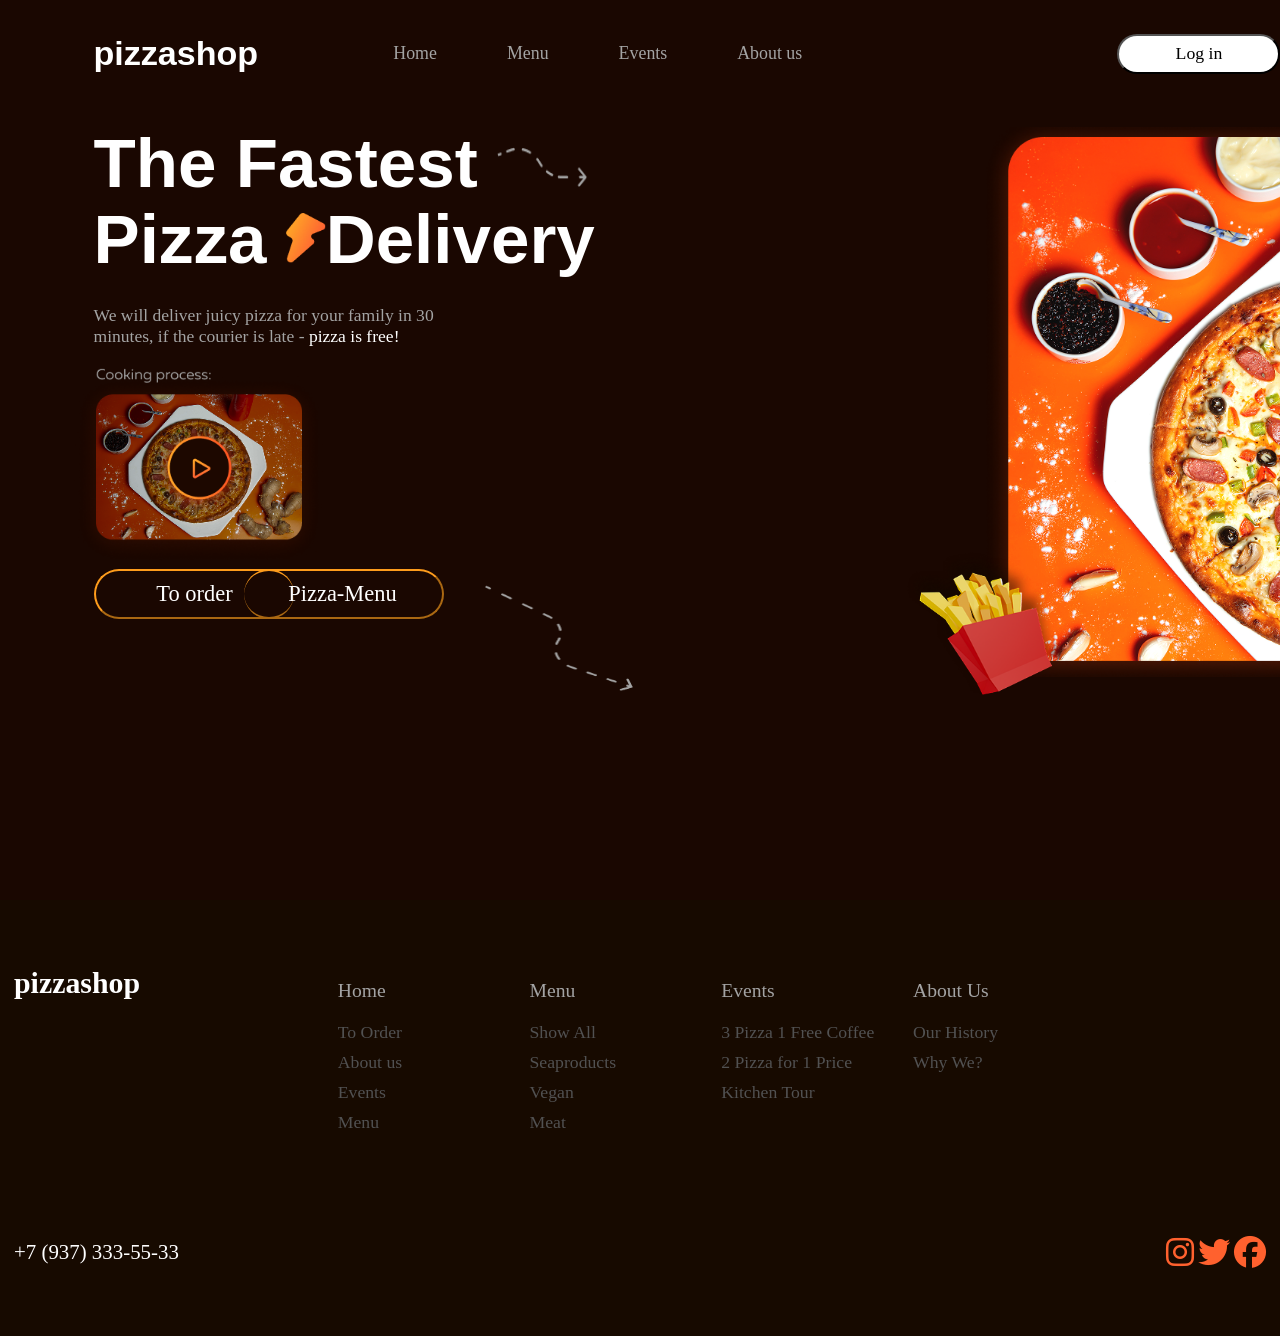
<file: index.html>
<!DOCTYPE html>
<html lang="en">

<head>
    <meta charset="UTF-8">
    <meta name="viewport" content="width=device-width, initial-scale=1.0">
    <title>Pitsa food</title>
    <link rel="stylesheet" href="Home.css">
    <link rel="preconnect" href="https://fonts.googleapis.com">
    <link rel="preconnect" href="https://fonts.gstatic.com" crossorigin>
    <link
        href="https://fonts.googleapis.com/css2?family=Mulish:ital,wght@0,200..1000;1,200..1000&family=Roboto:ital,wght@0,100..900;1,100..900&display=swap"
        rel="stylesheet">
    <link rel="stylesheet" href="https://cdnjs.cloudflare.com/ajax/libs/font-awesome/6.7.2/css/all.min.css"
        integrity="sha512-Evv84Mr4kqVGRNSgIGL/F/aIDqQb7xQ2vcrdIwxfjThSH8CSR7PBEakCr51Ck+w+/U6swU2Im1vVX0SVk9ABhg=="
        crossorigin="anonymous" referrerpolicy="no-referrer" />
</head>

<body>
    <div class="backround-container">
        <div class="container">
            <div class="nav">
                <div class="nav-logo">
                    <h1>pizzashop</h1>
                </div>
                <div class="nav-xref">
                    <ul>
                        <li>
                            <a href="index.html">Home</a>
                        </li>
                        <li>
                            <a href="Menu.html">Menu</a>
                        </li>
                        <li>
                            <a href="Events.html">Events</a>
                        </li>
                        <li>
                            <a href="Aboutus.html">About us</a>
                        </li>
                    </ul>
                </div>
                <div class="nav-button">
                    <div class="btn1">
                        <button>Log in</button>
                    </div>
                    <div class="btn2">
                        <button>
                            <img src="images/Group 3 (1).png" alt="">
                        </button>
                    </div>
                </div>
            </div>
            <div class="content">
                <div class="content-cart">
                    <div class="fastest">
                        <h1>The Fastest <img src="../images/Vector 2 (1).png" alt=""> Pizza <span><img
                                    src="../images/Lightning 2 (1).png" alt=""></span>Delivery</h1>
                    </div>
                    <div class="deliver">
                        <p>We will deliver juicy pizza for your family in 30 minutes, if the courier is late - <span>
                                pizza is free!</span>
                        </p>
                    </div>
                    <div class="cooking">
                        <img src="../images/Group 14 (1).png" alt="">
                    </div>
                    <div class="content-cart-button">
                        <div class="btr3">
                            <button>To order</button>
                        </div>
                        <div class="btr4">
                            <button>Pizza-Menu</button>
                        </div>
                    </div>

                </div>
                <div class="content-cart-line">
                    <img src="../images/Vector 1 (1).png" alt="">
                </div>
                <div class="content-cart2">
                    <div class="content-cart2-cart">
                        <img src="../images/pizza 1 (1).png" alt="">
                    </div>
                    <div class="content-cart2-cart2">
                        <img src="../images/fries 1 (1).png" alt="">
                    </div>

                </div>
            </div>
        </div>
    </div>
    <div class="backround-navbar">
        <div class="container">
            <div class="content2">
                <div class="wrapper">
                    <div class="wrapper-logo">
                        <h1>pizzashop</h1>
                    </div>
                    <div class="wrapper-cart">
                        <a href="../html/index.html">Home</a>
                        <p>To Order</p>
                        <p>About us</p>
                        <p>Events</p>
                        <p>Menu</p>
                    </div>
                    <div class="wrapper-cart">
                        <a href="../html/Menu.html">Menu</a>
                        <p>Show All</p>
                        <p>Seaproducts</p>
                        <p>Vegan</p>
                        <p>Meat</p>
                    </div>
                    <div class="wrapper-cart">
                        <a href="../html/Events.html">Events</a>
                        <p>3 Pizza 1 Free Coffee</p>
                        <p>2 Pizza for 1 Price</p>
                        <p>Kitchen Tour</p>
                    </div>
                    <div class="wrapper-cart">
                        <a href="../html/Aboutus.html">About Us</a>
                        <p>Our History</p>
                        <p>Why We?</p>
                    </div>
                </div>
                <div class="content2-niknime">
                    <div class="tel">
                        <h1>+7 (937) 333-55-33</h1>
                    </div>
                    <div class="ichtimoiy-tarmoq">
                        <i class="fa-brands fa-instagram fa-beat-fade fa-2xl"></i>
                        <i class="fa-brands fa-twitter fa-bounce fa-2xl"></i>
                        <i class="fa-brands fa-facebook fa-flip fa-2xl"></i>
                    </div>
                </div>
            </div>
        </div>
    </div>
</body>

</html>
</file>
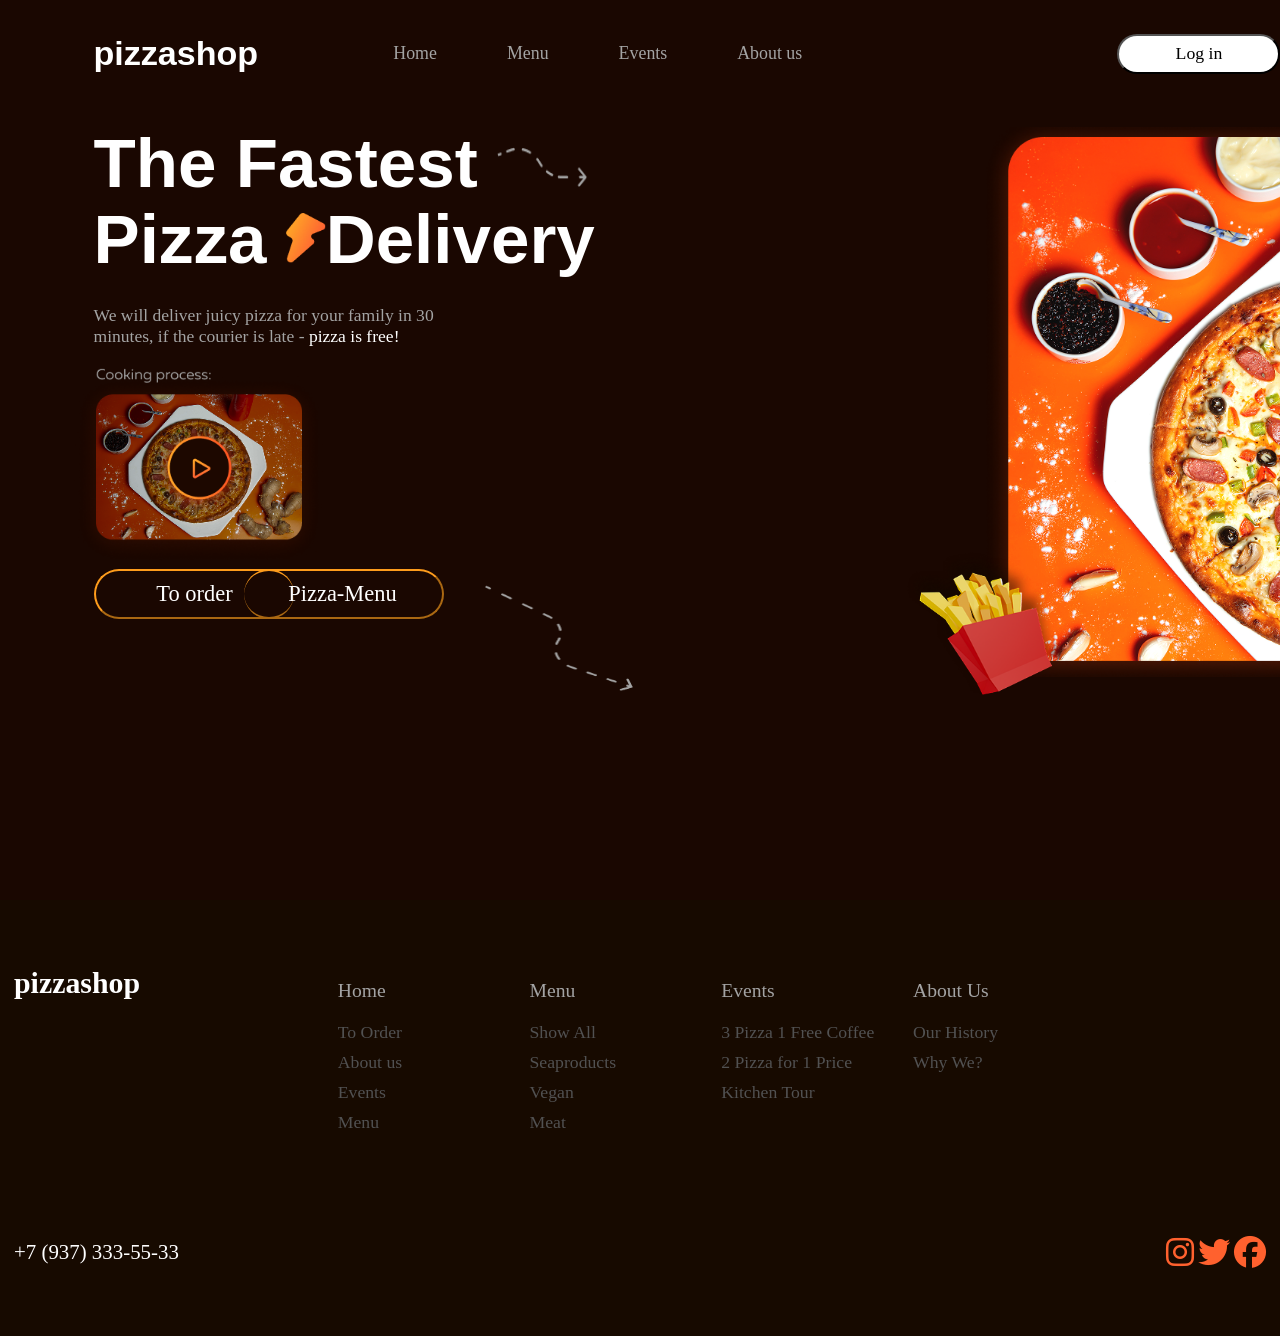
<file: html/index.html>
<!DOCTYPE html>
<html lang="en">

<head>
    <meta charset="UTF-8">
    <meta name="viewport" content="width=device-width, initial-scale=1.0">
    <title>Pitsa food</title>
    <link rel="stylesheet" href="../css/Home.css">
    <link rel="preconnect" href="https://fonts.googleapis.com">
    <link rel="preconnect" href="https://fonts.gstatic.com" crossorigin>
    <link
        href="https://fonts.googleapis.com/css2?family=Mulish:ital,wght@0,200..1000;1,200..1000&family=Roboto:ital,wght@0,100..900;1,100..900&display=swap"
        rel="stylesheet">
    <link rel="stylesheet" href="https://cdnjs.cloudflare.com/ajax/libs/font-awesome/6.7.2/css/all.min.css"
        integrity="sha512-Evv84Mr4kqVGRNSgIGL/F/aIDqQb7xQ2vcrdIwxfjThSH8CSR7PBEakCr51Ck+w+/U6swU2Im1vVX0SVk9ABhg=="
        crossorigin="anonymous" referrerpolicy="no-referrer" />
</head>

<body>
    <div class="backround-container">
        <div class="container">
            <div class="nav">
                <div class="nav-logo">
                    <h1>pizzashop</h1>
                </div>
                <div class="nav-xref">
                    <ul>
                        <li>
                            <a href="index.html">Home</a>
                        </li>
                        <li>
                            <a href="Menu.html">Menu</a>
                        </li>
                        <li>
                            <a href="Events.html">Events</a>
                        </li>
                        <li>
                            <a href="Aboutus.html">About us</a>
                        </li>
                    </ul>
                </div>
                <div class="nav-button">
                    <div class="btn1">
                        <button>Log in</button>
                    </div>
                    <div class="btn2">
                        <button>
                            <img src="../images/Group 3 (1).png" alt="">
                        </button>
                    </div>
                </div>
            </div>
            <div class="content">
                <div class="content-cart">
                    <div class="fastest">
                        <h1>The Fastest <img src="../images/Vector 2 (1).png" alt=""> Pizza <span><img
                                    src="../images/Lightning 2 (1).png" alt=""></span>Delivery</h1>
                    </div>
                    <div class="deliver">
                        <p>We will deliver juicy pizza for your family in 30 minutes, if the courier is late - <span>
                                pizza is free!</span>
                        </p>
                    </div>
                    <div class="cooking">
                        <img src="../images/Group 14 (1).png" alt="">
                    </div>
                    <div class="content-cart-button">
                        <div class="btr3">
                            <button>To order</button>
                        </div>
                        <div class="btr4">
                            <button>Pizza-Menu</button>
                        </div>
                    </div>

                </div>
                <div class="content-cart-line">
                    <img src="../images/Vector 1 (1).png" alt="">
                </div>
                <div class="content-cart2">
                    <div class="content-cart2-cart">
                        <img src="../images/pizza 1 (1).png" alt="">
                    </div>
                    <div class="content-cart2-cart2">
                        <img src="../images/fries 1 (1).png" alt="">
                    </div>

                </div>
            </div>
        </div>
    </div>
    <div class="backround-navbar">
        <div class="container">
            <div class="content2">
                <div class="wrapper">
                    <div class="wrapper-logo">
                        <h1>pizzashop</h1>
                    </div>
                    <div class="wrapper-cart">
                        <a href="../html/index.html">Home</a>
                        <p>To Order</p>
                        <p>About us</p>
                        <p>Events</p>
                        <p>Menu</p>
                    </div>
                    <div class="wrapper-cart">
                        <a href="../html/Menu.html">Menu</a>
                        <p>Show All</p>
                        <p>Seaproducts</p>
                        <p>Vegan</p>
                        <p>Meat</p>
                    </div>
                    <div class="wrapper-cart">
                        <a href="../html/Events.html">Events</a>
                        <p>3 Pizza 1 Free Coffee</p>
                        <p>2 Pizza for 1 Price</p>
                        <p>Kitchen Tour</p>
                    </div>
                    <div class="wrapper-cart">
                        <a href="../html/Aboutus.html">About Us</a>
                        <p>Our History</p>
                        <p>Why We?</p>
                    </div>
                </div>
                <div class="content2-niknime">
                    <div class="tel">
                        <h1>+7 (937) 333-55-33</h1>
                    </div>
                    <div class="ichtimoiy-tarmoq">
                        <i class="fa-brands fa-instagram fa-beat-fade fa-2xl"></i>
                        <i class="fa-brands fa-twitter fa-bounce fa-2xl"></i>
                        <i class="fa-brands fa-facebook fa-flip fa-2xl"></i>
                    </div>
                </div>
            </div>
        </div>
    </div>
</body>

</html>
</file>
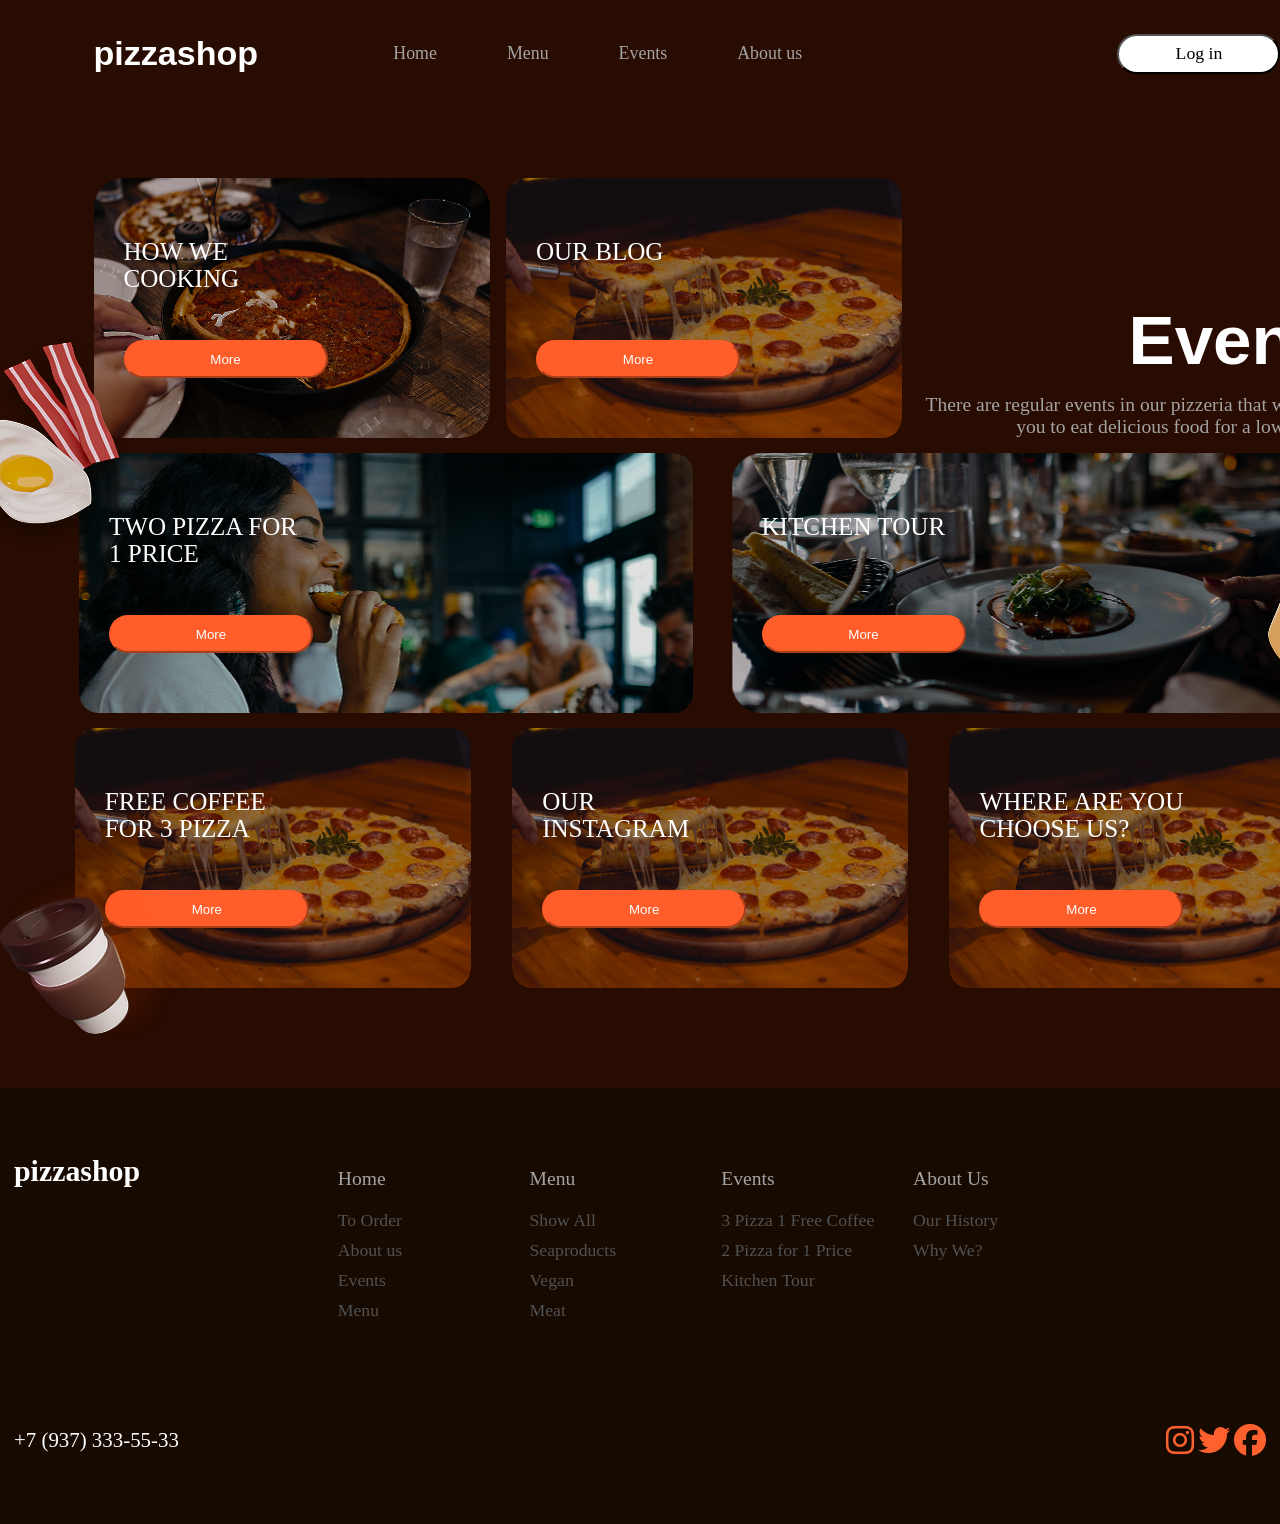
<file: Events.html>
<!DOCTYPE html>
<html lang="en">
<head>
    <meta charset="UTF-8">
    <meta name="viewport" content="width=device-width, initial-scale=1.0">
    <title>Pitsa food</title>
    <link rel="stylesheet" href="Events.css">
    <link rel="preconnect" href="https://fonts.googleapis.com">
    <link rel="preconnect" href="https://fonts.gstatic.com" crossorigin>
    <link
        href="https://fonts.googleapis.com/css2?family=Mulish:ital,wght@0,200..1000;1,200..1000&family=Roboto:ital,wght@0,100..900;1,100..900&display=swap"
        rel="stylesheet">
    <link rel="stylesheet" href="https://cdnjs.cloudflare.com/ajax/libs/font-awesome/6.7.2/css/all.min.css"
        integrity="sha512-Evv84Mr4kqVGRNSgIGL/F/aIDqQb7xQ2vcrdIwxfjThSH8CSR7PBEakCr51Ck+w+/U6swU2Im1vVX0SVk9ABhg=="
        crossorigin="anonymous" referrerpolicy="no-referrer" />
</head>
<body>
    <div class="backround-container">
        <div class="container">
            <div class="nav">
                <div class="nav-logo">
                    <h1>pizzashop</h1>
                </div>
                <div class="nav-xref">
                    <ul>
                        <li>
                            <a href="index.html">Home</a>
                        </li>
                        <li>
                            <a href="Menu.html">Menu</a>
                        </li>
                        <li>
                            <a href="Events.html">Events</a>
                        </li>
                        <li>
                            <a href="Aboutus.html">About us</a>
                        </li>
                    </ul>
                </div>
                <div class="nav-button">
                    <div class="btn1">
                        <button>Log in</button>
                    </div>
                    <div class="btn2">
                        <button>
                            <img src="../images/Group 3 (1).png" alt="">
                        </button>
                    </div>
                </div>

            </div>
            <div class="wrapper">
            <div class="content">
                <div class="cart">
                    <div class="cart-wrapper">
                        <h1>HOW WE COOKING</h1>
                        <button>More</button>
                    </div>
                </div>
                <div class="cart2">
                    <div class="cart-wrapper">
                        <h1>OUR BLOG</h1>
                        <button>More</button>
                    </div>
                </div>
                <div class="cart3">
                    <div class="cart3-wrapper">
                        <h1>Events</h1>
                        <p>There are regular events in our pizzeria that will allow you to eat delicious food for a lower price!</p>
                    </div>
                </div>
            </div>
            <div class="content2">
                <div class="content2-img">
                <img src="../Events/egg and bacon 1.png" alt="">
            </div>
                <div class="cart4">
                    <div class="cart-wrapper">
                        <h1>TWO PIZZA FOR 1 PRICE</h1>
                        <button>More</button>
                    </div>
                </div>
                <div class="cart5">
                    <div class="cart-wrapper">
                        <h1>KITCHEN TOUR</h1>
                        <button>More</button>
                    </div>
                    <div class="cart5-wrapper">
                        <img src="../Events/buritto 1.png" alt="">
                    </div>
                </div>
            </div>
            <div class="content4">
                <img src="../Events/cofee 1.png" alt="">
                <div class="cart6">
                    <div class="cart-wrapper">
                        <h1>FREE COFFEE FOR 3 PIZZA</h1>
                        <button>More</button>
                    </div>
                </div>
                <div class="cart7">
                    <div class="cart-wrapper">
                        <h1>OUR INSTAGRAM</h1>
                        <button>More</button>
                    </div>
                </div>
                <div class="cart8">
                    <div class="cart-wrapper">
                        <h1>WHERE ARE YOU CHOOSE US?</h1>
                        <button>More</button>
                    </div>
                </div>
            </div>
        </div>
    </div>
    </div>
    <div class="backround-navbar">
        <div class="container">
            <div class="content3">
                <div class="content2-wrapper">
                    <div class="wrapper-logo">
                        <h1>pizzashop</h1>
                    </div>
                    <div class="content2-wrapper-cart">
                        <a href="../html/index.html">Home</a>
                        <p>To Order</p>
                        <p>About us</p>
                        <p>Events</p>
                        <p>Menu</p>
                    </div>
                    <div class="content2-wrapper-cart">
                        <a href="../html/Menu.html">Menu</a>
                        <p>Show All</p>
                        <p>Seaproducts</p>
                        <p>Vegan</p>
                        <p>Meat</p>
                    </div>
                    <div class="content2-wrapper-cart">
                        <a href="../html/Events.html">Events</a>
                        <p>3 Pizza 1 Free Coffee</p>
                        <p>2 Pizza for 1 Price</p>
                        <p>Kitchen Tour</p>
                    </div>
                    <div class="content2-wrapper-cart">
                        <a href="../html/Aboutus.html">About Us</a>
                        <p>Our History</p>
                        <p>Why We?</p>
                    </div>
                </div>
                <div class="content2-niknime">
                    <div class="tel">
                        <h1>+7 (937) 333-55-33</h1>
                    </div>
                    <div class="ichtimoiy-tarmoq">
                        <i class="fa-brands fa-instagram fa-beat-fade fa-2xl"></i>
                        <i class="fa-brands fa-twitter fa-bounce fa-2xl"></i>
                        <i class="fa-brands fa-facebook fa-flip fa-2xl"></i>
                    </div>
                </div>
            </div>
        </div>
    </div>
</body>
</html>
</file>
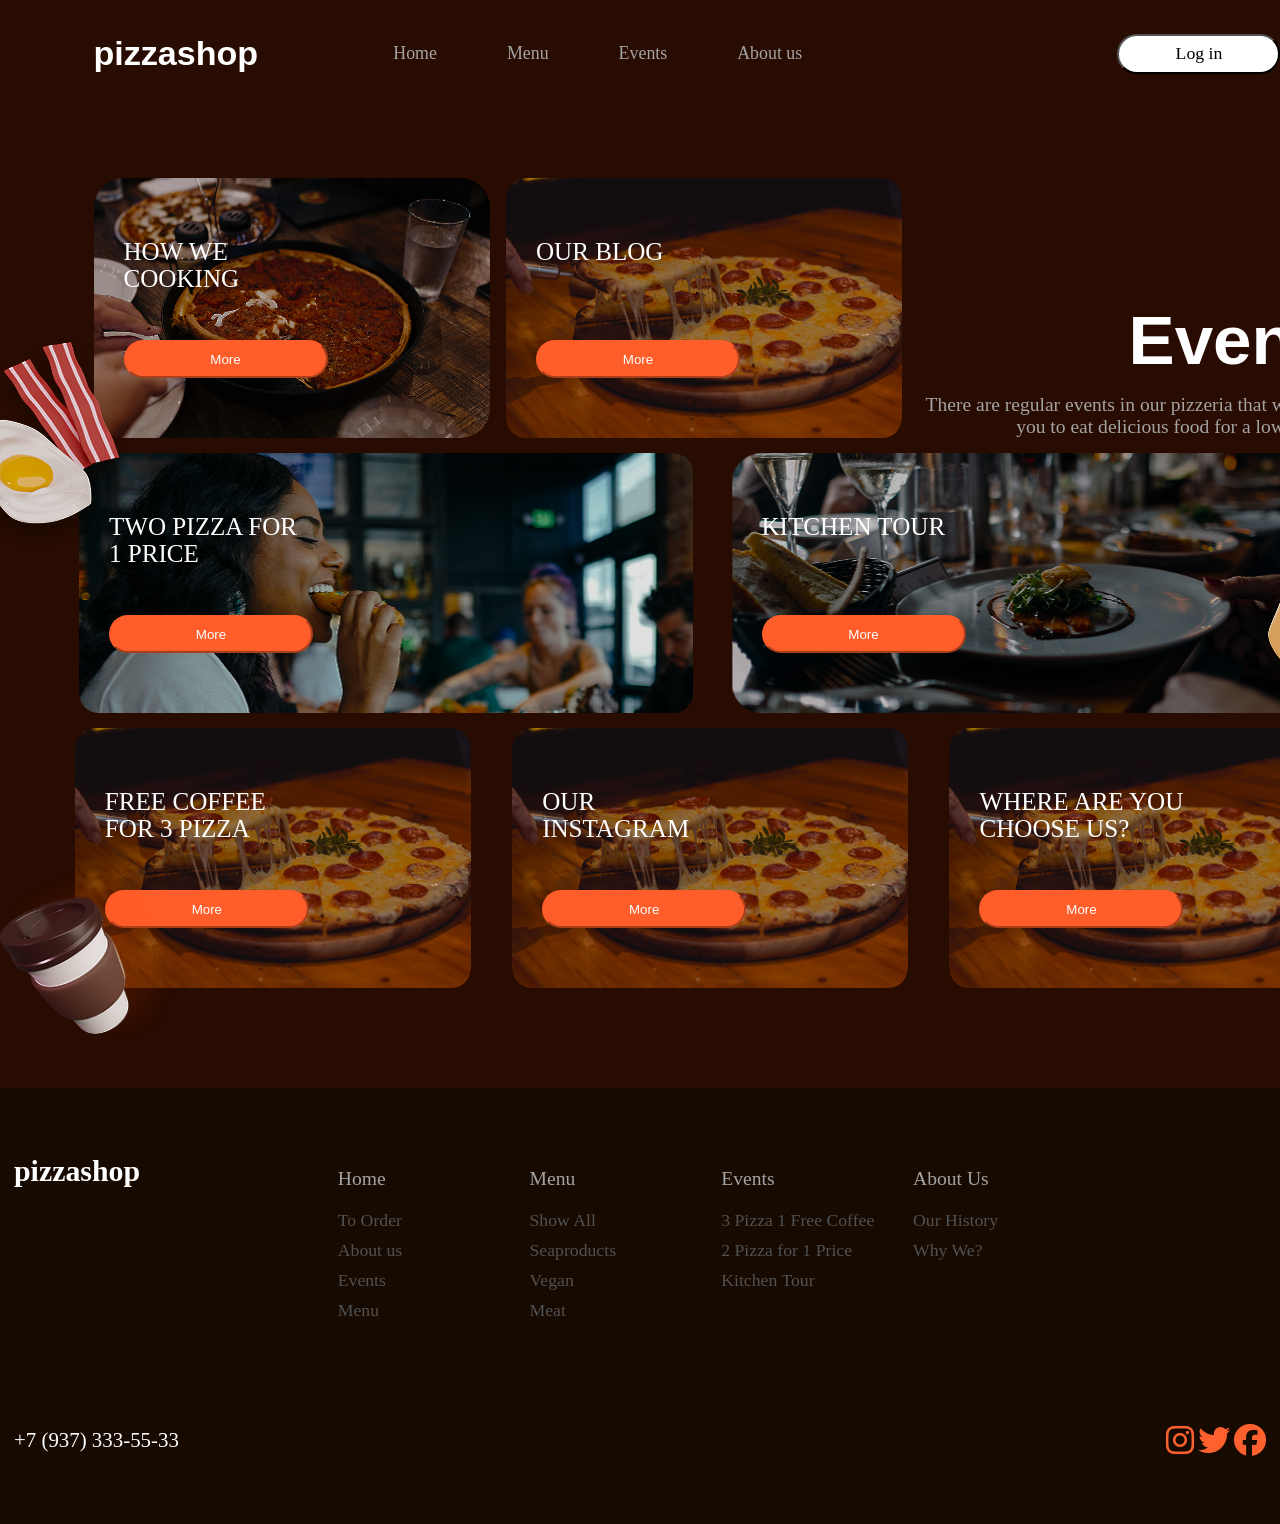
<file: html/Events.html>
<!DOCTYPE html>
<html lang="en">
<head>
    <meta charset="UTF-8">
    <meta name="viewport" content="width=device-width, initial-scale=1.0">
    <title>Pitsa food</title>
    <link rel="stylesheet" href="../css/Events.css">
    <link rel="preconnect" href="https://fonts.googleapis.com">
    <link rel="preconnect" href="https://fonts.gstatic.com" crossorigin>
    <link
        href="https://fonts.googleapis.com/css2?family=Mulish:ital,wght@0,200..1000;1,200..1000&family=Roboto:ital,wght@0,100..900;1,100..900&display=swap"
        rel="stylesheet">
    <link rel="stylesheet" href="https://cdnjs.cloudflare.com/ajax/libs/font-awesome/6.7.2/css/all.min.css"
        integrity="sha512-Evv84Mr4kqVGRNSgIGL/F/aIDqQb7xQ2vcrdIwxfjThSH8CSR7PBEakCr51Ck+w+/U6swU2Im1vVX0SVk9ABhg=="
        crossorigin="anonymous" referrerpolicy="no-referrer" />
</head>
<body>
    <div class="backround-container">
        <div class="container">
            <div class="nav">
                <div class="nav-logo">
                    <h1>pizzashop</h1>
                </div>
                <div class="nav-xref">
                    <ul>
                        <li>
                            <a href="index.html">Home</a>
                        </li>
                        <li>
                            <a href="Menu.html">Menu</a>
                        </li>
                        <li>
                            <a href="Events.html">Events</a>
                        </li>
                        <li>
                            <a href="Aboutus.html">About us</a>
                        </li>
                    </ul>
                </div>
                <div class="nav-button">
                    <div class="btn1">
                        <button>Log in</button>
                    </div>
                    <div class="btn2">
                        <button>
                            <img src="../images/Group 3 (1).png" alt="">
                        </button>
                    </div>
                </div>

            </div>
            <div class="wrapper">
            <div class="content">
                <div class="cart">
                    <div class="cart-wrapper">
                        <h1>HOW WE COOKING</h1>
                        <button>More</button>
                    </div>
                </div>
                <div class="cart2">
                    <div class="cart-wrapper">
                        <h1>OUR BLOG</h1>
                        <button>More</button>
                    </div>
                </div>
                <div class="cart3">
                    <div class="cart3-wrapper">
                        <h1>Events</h1>
                        <p>There are regular events in our pizzeria that will allow you to eat delicious food for a lower price!</p>
                    </div>
                </div>
            </div>
            <div class="content2">
                <div class="content2-img">
                <img src="../Events/egg and bacon 1.png" alt="">
            </div>
                <div class="cart4">
                    <div class="cart-wrapper">
                        <h1>TWO PIZZA FOR 1 PRICE</h1>
                        <button>More</button>
                    </div>
                </div>
                <div class="cart5">
                    <div class="cart-wrapper">
                        <h1>KITCHEN TOUR</h1>
                        <button>More</button>
                    </div>
                    <div class="cart5-wrapper">
                        <img src="../Events/buritto 1.png" alt="">
                    </div>
                </div>
            </div>
            <div class="content4">
                <img src="../Events/cofee 1.png" alt="">
                <div class="cart6">
                    <div class="cart-wrapper">
                        <h1>FREE COFFEE FOR 3 PIZZA</h1>
                        <button>More</button>
                    </div>
                </div>
                <div class="cart7">
                    <div class="cart-wrapper">
                        <h1>OUR INSTAGRAM</h1>
                        <button>More</button>
                    </div>
                </div>
                <div class="cart8">
                    <div class="cart-wrapper">
                        <h1>WHERE ARE YOU CHOOSE US?</h1>
                        <button>More</button>
                    </div>
                </div>
            </div>
        </div>
    </div>
    </div>
    <div class="backround-navbar">
        <div class="container">
            <div class="content3">
                <div class="content2-wrapper">
                    <div class="wrapper-logo">
                        <h1>pizzashop</h1>
                    </div>
                    <div class="content2-wrapper-cart">
                        <a href="../html/index.html">Home</a>
                        <p>To Order</p>
                        <p>About us</p>
                        <p>Events</p>
                        <p>Menu</p>
                    </div>
                    <div class="content2-wrapper-cart">
                        <a href="../html/Menu.html">Menu</a>
                        <p>Show All</p>
                        <p>Seaproducts</p>
                        <p>Vegan</p>
                        <p>Meat</p>
                    </div>
                    <div class="content2-wrapper-cart">
                        <a href="../html/Events.html">Events</a>
                        <p>3 Pizza 1 Free Coffee</p>
                        <p>2 Pizza for 1 Price</p>
                        <p>Kitchen Tour</p>
                    </div>
                    <div class="content2-wrapper-cart">
                        <a href="../html/Aboutus.html">About Us</a>
                        <p>Our History</p>
                        <p>Why We?</p>
                    </div>
                </div>
                <div class="content2-niknime">
                    <div class="tel">
                        <h1>+7 (937) 333-55-33</h1>
                    </div>
                    <div class="ichtimoiy-tarmoq">
                        <i class="fa-brands fa-instagram fa-beat-fade fa-2xl"></i>
                        <i class="fa-brands fa-twitter fa-bounce fa-2xl"></i>
                        <i class="fa-brands fa-facebook fa-flip fa-2xl"></i>
                    </div>
                </div>
            </div>
        </div>
    </div>
</body>
</html>
</file>
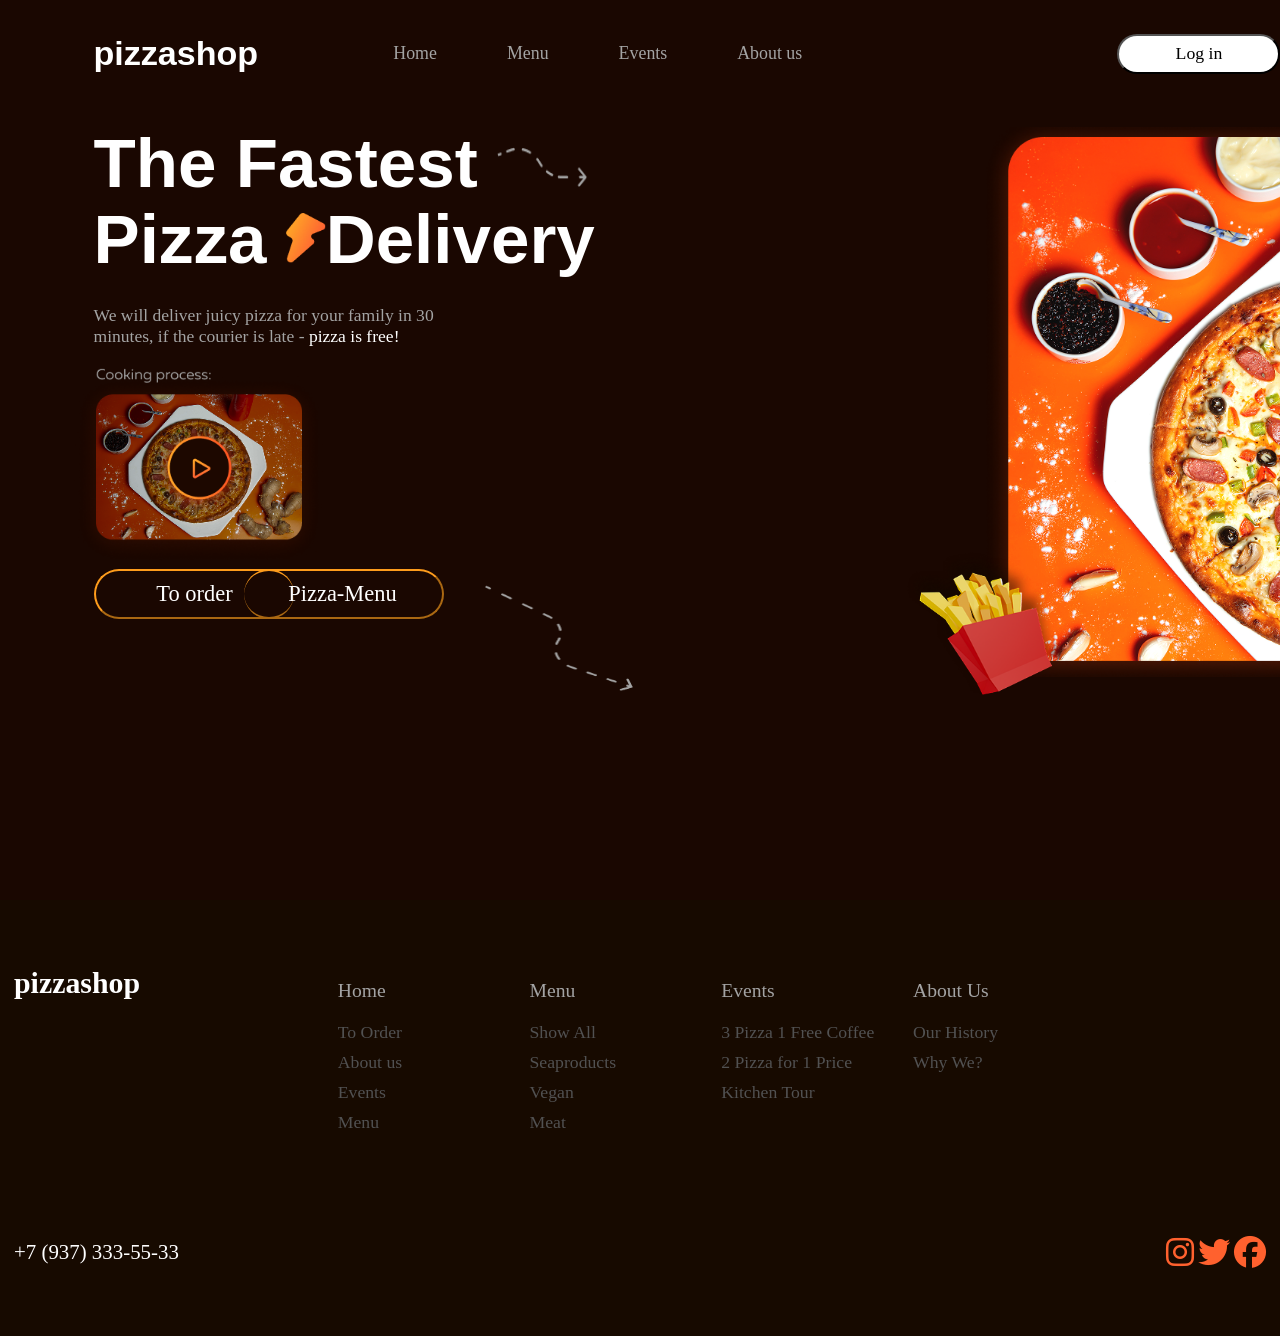
<file: html/Home.html>
<!DOCTYPE html>
<html lang="en">

<head>
    <meta charset="UTF-8">
    <meta name="viewport" content="width=device-width, initial-scale=1.0">
    <title>Pitsa food</title>
    <link rel="stylesheet" href="../css/Home.css">
    <link rel="preconnect" href="https://fonts.googleapis.com">
    <link rel="preconnect" href="https://fonts.gstatic.com" crossorigin>
    <link
        href="https://fonts.googleapis.com/css2?family=Mulish:ital,wght@0,200..1000;1,200..1000&family=Roboto:ital,wght@0,100..900;1,100..900&display=swap"
        rel="stylesheet">
    <link rel="stylesheet" href="https://cdnjs.cloudflare.com/ajax/libs/font-awesome/6.7.2/css/all.min.css"
        integrity="sha512-Evv84Mr4kqVGRNSgIGL/F/aIDqQb7xQ2vcrdIwxfjThSH8CSR7PBEakCr51Ck+w+/U6swU2Im1vVX0SVk9ABhg=="
        crossorigin="anonymous" referrerpolicy="no-referrer" />
</head>

<body>
    <div class="backround-container">
        <div class="container">
            <div class="nav">
                <div class="nav-logo">
                    <h1>pizzashop</h1>
                </div>
                <div class="nav-xref">
                    <ul>
                        <li>
                            <a href="Home.html">Home</a>
                        </li>
                        <li>
                            <a href="Menu.html">Menu</a>
                        </li>
                        <li>
                            <a href="Events.html">Events</a>
                        </li>
                        <li>
                            <a href="Aboutus.html">About us</a>
                        </li>
                    </ul>
                </div>
                <div class="nav-button">
                    <div class="btn1">
                        <button>Log in</button>
                    </div>
                    <div class="btn2">
                        <button>
                            <img src="../images/Group 3 (1).png" alt="">
                        </button>
                    </div>
                </div>
            </div>
            <div class="content">
                <div class="content-cart">
                    <div class="fastest">
                        <h1>The Fastest <img src="../images/Vector 2 (1).png" alt=""> Pizza <span><img
                                    src="../images/Lightning 2 (1).png" alt=""></span>Delivery</h1>
                    </div>
                    <div class="deliver">
                        <p>We will deliver juicy pizza for your family in 30 minutes, if the courier is late - <span>
                                pizza is free!</span>
                        </p>
                    </div>
                    <div class="cooking">
                        <img src="../images/Group 14 (1).png" alt="">
                    </div>
                    <div class="content-cart-button">
                        <div class="btr3">
                            <button>To order</button>
                        </div>
                        <div class="btr4">
                            <button>Pizza-Menu</button>
                        </div>
                    </div>

                </div>
                <div class="content-cart-line">
                    <img src="../images/Vector 1 (1).png" alt="">
                </div>
                <div class="content-cart2">
                    <div class="content-cart2-cart">
                        <img src="../images/pizza 1 (1).png" alt="">
                    </div>
                    <div class="content-cart2-cart2">
                        <img src="../images/fries 1 (1).png" alt="">
                    </div>

                </div>
            </div>
        </div>
    </div>
    <div class="backround-navbar">
        <div class="container">
            <div class="content2">
                <div class="wrapper">
                    <div class="wrapper-logo">
                        <h1>pizzashop</h1>
                    </div>
                    <div class="wrapper-cart">
                        <a href="../html/Home.html">Home</a>
                        <p>To Order</p>
                        <p>About us</p>
                        <p>Events</p>
                        <p>Menu</p>
                    </div>
                    <div class="wrapper-cart">
                        <a href="../html/Menu.html">Menu</a>
                        <p>Show All</p>
                        <p>Seaproducts</p>
                        <p>Vegan</p>
                        <p>Meat</p>
                    </div>
                    <div class="wrapper-cart">
                        <a href="../html/Events.html">Events</a>
                        <p>3 Pizza 1 Free Coffee</p>
                        <p>2 Pizza for 1 Price</p>
                        <p>Kitchen Tour</p>
                    </div>
                    <div class="wrapper-cart">
                        <a href="../html/Aboutus.html">About Us</a>
                        <p>Our History</p>
                        <p>Why We?</p>
                    </div>
                </div>
                <div class="content2-niknime">
                    <div class="tel">
                        <h1>+7 (937) 333-55-33</h1>
                    </div>
                    <div class="ichtimoiy-tarmoq">
                        <i class="fa-brands fa-instagram fa-beat-fade fa-2xl"></i>
                        <i class="fa-brands fa-twitter fa-bounce fa-2xl"></i>
                        <i class="fa-brands fa-facebook fa-flip fa-2xl"></i>
                    </div>
                </div>
            </div>
        </div>
    </div>
</body>

</html>
</file>
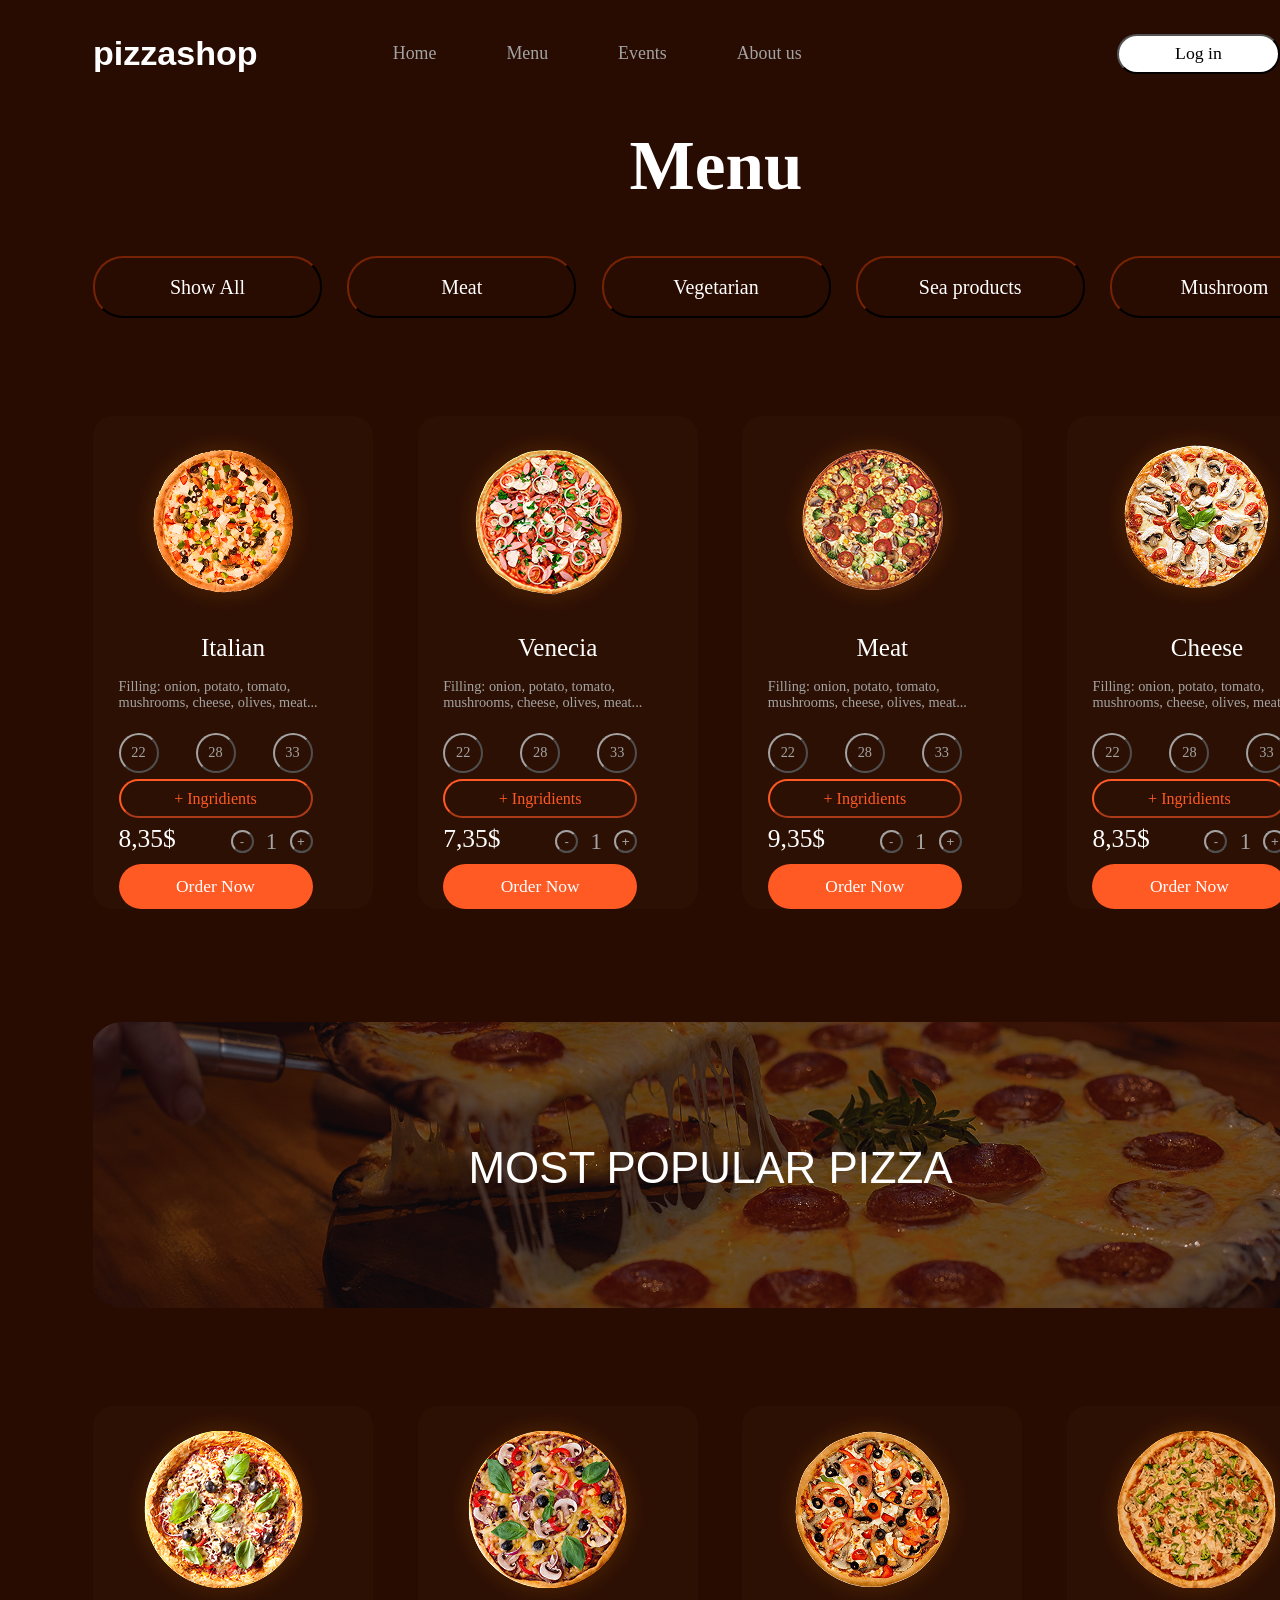
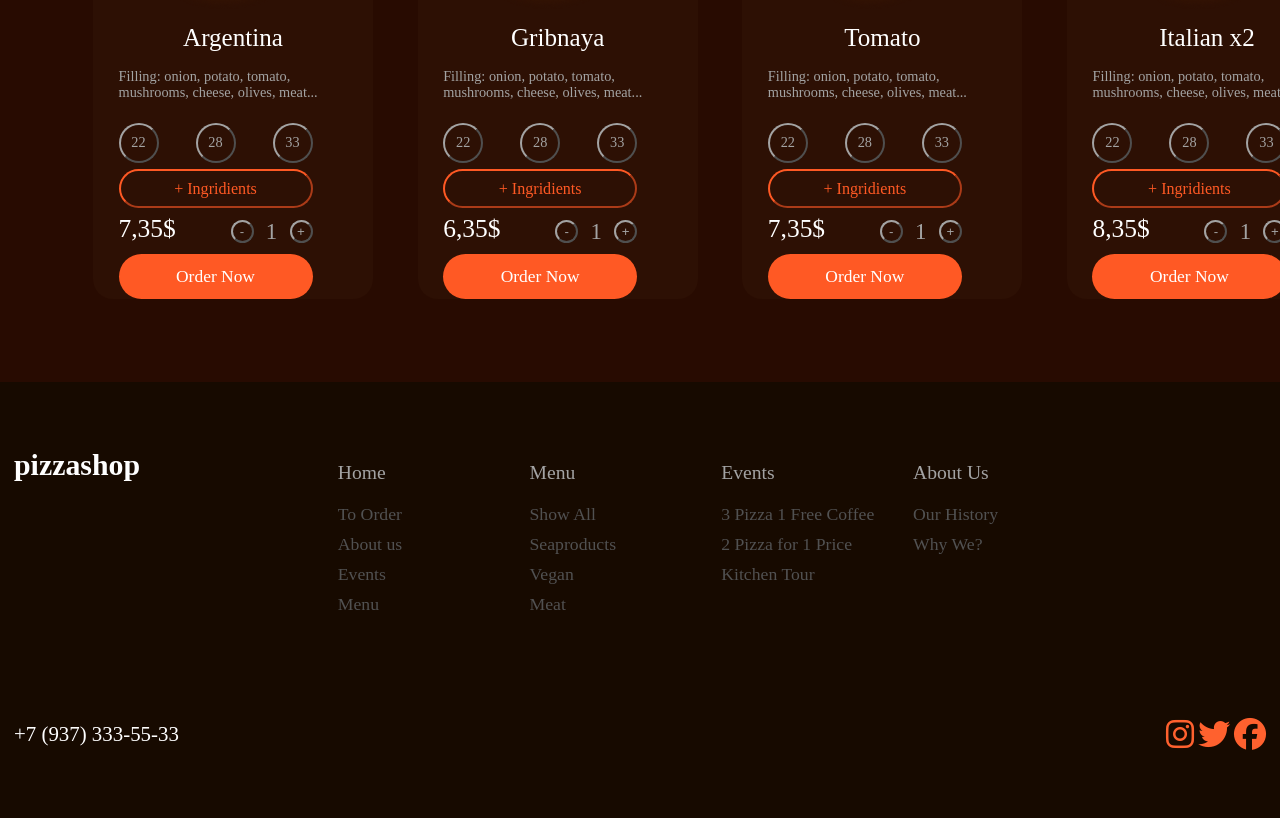
<file: html/Menu.html>
<!DOCTYPE html>
<html lang="en">

<head>
    <meta charset="UTF-8">
    <meta name="viewport" content="width=device-width, initial-scale=1.0">
    <title>Pitsa food</title>
    <link rel="stylesheet" href="../css/Menu.css">
    <link rel="preconnect" href="https://fonts.googleapis.com">
    <link rel="preconnect" href="https://fonts.gstatic.com" crossorigin>
    <link
        href="https://fonts.googleapis.com/css2?family=Mulish:ital,wght@0,200..1000;1,200..1000&family=Roboto:ital,wght@0,100..900;1,100..900&display=swap"
        rel="stylesheet">
    <link rel="stylesheet" href="https://cdnjs.cloudflare.com/ajax/libs/font-awesome/6.7.2/css/all.min.css"
        integrity="sha512-Evv84Mr4kqVGRNSgIGL/F/aIDqQb7xQ2vcrdIwxfjThSH8CSR7PBEakCr51Ck+w+/U6swU2Im1vVX0SVk9ABhg=="
        crossorigin="anonymous" referrerpolicy="no-referrer" />
</head>

<body>
    <div class="backround-container">
        <div class="container">
            <div class="nav">
                <div class="nav-logo">
                    <h1>pizzashop</h1>
                </div>
                <div class="nav-xref">
                    <ul>
                        <li>
                            <a href="index.html">Home</a>
                        </li>
                        <li>
                            <a href="Menu.html">Menu</a>
                        </li>
                        <li>
                            <a href="Events.html">Events</a>
                        </li>
                        <li>
                            <a href="Aboutus.html">About us</a>
                        </li>
                    </ul>
                </div>
                <div class="nav-button">
                    <div class="btn1">
                        <button>Log in</button>
                    </div>
                    <div class="btn2">
                        <button>
                            <img src="../images/Group 3 (1).png" alt="">
                        </button>
                    </div>
                </div>

            </div>
            <div class="content">
                <div class="menu-tex">
                    <h1>Menu</h1>
                </div>
                <div class="pizza-button">
                    <button>Show All</button>
                    <button>Meat</button>
                    <button>Vegetarian</button>
                    <button>Sea products</button>
                    <button>Mushroom</button>
                </div>
                <div class="wrapper">
                    <div class="wrapper-cart2">
                        <div class="cart">
                            <div class="pizza-photo">
                                <img src="../menu-images/1617249653_40-p-pitstsa-na-belom-fone-krasivo-51 1.png" alt="">
                            </div>
                            <div class="pizza-tex">
                                <h1>Italian</h1>
                                <br>
                                <p>Filling: onion, potato, tomato, mushrooms, cheese, olives, meat...</p>
                            </div>
                            <div class="cart-pizza-button">
                                <button>22</button>
                                <button>28</button>
                                <button>33</button>
                            </div>
                            <div class="ingridients-button">
                                <button>+ Ingridients</button>
                            </div>
                            <div class="cart-wrapper">
                                <div class="cart-wrapper-cart">
                                    <h1>8,35$</h1>
                                </div>
                                <div class="cart-wrapper-cart2">
                                    <button>-</button>
                                    <h1>1</h1>
                                    <button>+</button>
                                </div>
                            </div>
                            <div class="order-now-button">
                                <button>Order Now</button>
                            </div>
                        </div>
                    </div>
                    <div class="wrapper-cart2">
                        <div class="cart">
                            <div class="pizza-photo">
                                <img src="../menu-images/1617249653_40-p-pitstsa-na-belom-fone-krasivo-51 1 (1).png"
                                    alt="">
                            </div>
                            <div class="pizza-tex">
                                <h1>Venecia</h1>
                                <br>
                                <p>Filling: onion, potato, tomato, mushrooms, cheese, olives, meat...</p>
                            </div>
                            <div class="cart-pizza-button">
                                <button>22</button>
                                <button>28</button>
                                <button>33</button>
                            </div>
                            <div class="ingridients-button">
                                <button>+ Ingridients</button>
                            </div>
                            <div class="cart-wrapper">
                                <div class="cart-wrapper-cart">
                                    <h1>7,35$</h1>
                                </div>
                                <div class="cart-wrapper-cart2">
                                    <button>-</button>
                                    <h1>1</h1>
                                    <button>+</button>
                                </div>
                            </div>
                            <div class="order-now-button">
                                <button>Order Now</button>
                            </div>
                        </div>
                    </div>
                    <div class="wrapper-cart2">
                        <div class="cart">
                            <div class="pizza-photo">
                                <img src="../menu-images/1617249653_40-p-pitstsa-na-belom-fone-krasivo-51 1 (2).png"
                                    alt="">
                            </div>
                            <div class="pizza-tex">
                                <h1>Meat</h1>
                                <br>
                                <p>Filling: onion, potato, tomato, mushrooms, cheese, olives, meat...</p>
                            </div>
                            <div class="cart-pizza-button">
                                <button>22</button>
                                <button>28</button>
                                <button>33</button>
                            </div>
                            <div class="ingridients-button">
                                <button>+ Ingridients</button>
                            </div>
                            <div class="cart-wrapper">
                                <div class="cart-wrapper-cart">
                                    <h1>9,35$</h1>
                                </div>
                                <div class="cart-wrapper-cart2">
                                    <button>-</button>
                                    <h1>1</h1>
                                    <button>+</button>
                                </div>
                            </div>
                            <div class="order-now-button">
                                <button>Order Now</button>
                            </div>
                        </div>
                    </div>
                    <div class="wrapper-cart2">
                        <div class="cart">
                            <div class="pizza-photo">
                                <img src="../menu-images/1617249653_40-p-pitstsa-na-belom-fone-krasivo-51 1 (3).png"
                                    alt="">
                            </div>
                            <div class="pizza-tex">
                                <h1>Cheese</h1>
                                <br>
                                <p>Filling: onion, potato, tomato, mushrooms, cheese, olives, meat...</p>
                            </div>
                            <div class="cart-pizza-button">
                                <button>22</button>
                                <button>28</button>
                                <button>33</button>
                            </div>
                            <div class="ingridients-button">
                                <button>+ Ingridients</button>
                            </div>
                            <div class="cart-wrapper">
                                <div class="cart-wrapper-cart">
                                    <h1>8,35$</h1>
                                </div>
                                <div class="cart-wrapper-cart2">
                                    <button>-</button>
                                    <h1>1</h1>
                                    <button>+</button>
                                </div>
                            </div>
                            <div class="order-now-button">
                                <button>Order Now</button>
                            </div>
                        </div>
                    </div>
                </div>
                <div class="content-backround">
                    <div class="content-backround-tex">
                        <h1>MOST POPULAR PIZZA</h1>
                    </div>
                </div>
                <div class="wrapper">
                    <div class="wrapper-cart2">
                        <div class="cart">
                            <div class="pizza-photo">
                                <img src="../menu-images/1617249653_40-p-pitstsa-na-belom-fone-krasivo-51 1 (4).png"
                                    alt="">
                            </div>
                            <div class="pizza-tex">
                                <h1>Argentina</h1>
                                <br>
                                <p>Filling: onion, potato, tomato, mushrooms, cheese, olives, meat...</p>
                            </div>
                            <div class="cart-pizza-button">
                                <button>22</button>
                                <button>28</button>
                                <button>33</button>
                            </div>
                            <div class="ingridients-button">
                                <button>+ Ingridients</button>
                            </div>
                            <div class="cart-wrapper">
                                <div class="cart-wrapper-cart">
                                    <h1>7,35$</h1>
                                </div>
                                <div class="cart-wrapper-cart2">
                                    <button>-</button>
                                    <h1>1</h1>
                                    <button>+</button>
                                </div>
                            </div>
                            <div class="order-now-button">
                                <button>Order Now</button>
                            </div>
                        </div>
                    </div>
                    <div class="wrapper-cart2">
                        <div class="cart">
                            <div class="pizza-photo">
                                <img src="../menu-images/1617249653_40-p-pitstsa-na-belom-fone-krasivo-51 1 (5).png"
                                    alt="">
                            </div>
                            <div class="pizza-tex">
                                <h1>Gribnaya</h1>
                                <br>
                                <p>Filling: onion, potato, tomato, mushrooms, cheese, olives, meat...</p>
                            </div>
                            <div class="cart-pizza-button">
                                <button>22</button>
                                <button>28</button>
                                <button>33</button>
                            </div>
                            <div class="ingridients-button">
                                <button>+ Ingridients</button>
                            </div>
                            <div class="cart-wrapper">
                                <div class="cart-wrapper-cart">
                                    <h1>6,35$</h1>
                                </div>
                                <div class="cart-wrapper-cart2">
                                    <button>-</button>
                                    <h1>1</h1>
                                    <button>+</button>
                                </div>
                            </div>
                            <div class="order-now-button">
                                <button>Order Now</button>
                            </div>
                        </div>
                    </div>
                    <div class="wrapper-cart2">
                        <div class="cart">
                            <div class="pizza-photo">
                                <img src="../menu-images/1617249653_40-p-pitstsa-na-belom-fone-krasivo-51 1 (6).png"
                                    alt="">
                            </div>
                            <div class="pizza-tex">
                                <h1>Tomato</h1>
                                <br>
                                <p>Filling: onion, potato, tomato, mushrooms, cheese, olives, meat...</p>
                            </div>
                            <div class="cart-pizza-button">
                                <button>22</button>
                                <button>28</button>
                                <button>33</button>
                            </div>
                            <div class="ingridients-button">
                                <button>+ Ingridients</button>
                            </div>
                            <div class="cart-wrapper">
                                <div class="cart-wrapper-cart">
                                    <h1>7,35$</h1>
                                </div>
                                <div class="cart-wrapper-cart2">
                                    <button>-</button>
                                    <h1>1</h1>
                                    <button>+</button>
                                </div>
                            </div>
                            <div class="order-now-button">
                                <button>Order Now</button>
                            </div>
                        </div>
                    </div>
                    <div class="wrapper-cart2">
                        <div class="cart">
                            <div class="pizza-photo">
                                <img src="../menu-images/1617249653_40-p-pitstsa-na-belom-fone-krasivo-51 1 (7).png"
                                    alt="">
                            </div>
                            <div class="pizza-tex">
                                <h1>Italian x2</h1>
                                <br>
                                <p>Filling: onion, potato, tomato, mushrooms, cheese, olives, meat...</p>
                            </div>
                            <div class="cart-pizza-button">
                                <button>22</button>
                                <button>28</button>
                                <button>33</button>
                            </div>
                            <div class="ingridients-button">
                                <button>+ Ingridients</button>
                            </div>
                            <div class="cart-wrapper">
                                <div class="cart-wrapper-cart">
                                    <h1>8,35$</h1>
                                </div>
                                <div class="cart-wrapper-cart2">
                                    <button>-</button>
                                    <h1>1</h1>
                                    <button>+</button>
                                </div>
                            </div>
                            <div class="order-now-button">
                                <button>Order Now</button>
                            </div>
                        </div>
                    </div>
                </div>
            </div>

        </div>
    </div>
    <div class="backround-navbar">
        <div class="container">
            <div class="content3">
                <div class="content2-wrapper">
                    <div class="wrapper-logo">
                        <h1>pizzashop</h1>
                    </div>
                    <div class="content2-wrapper-cart">
                        <a href="../html/index.html">Home</a>
                        <p>To Order</p>
                        <p>About us</p>
                        <p>Events</p>
                        <p>Menu</p>
                    </div>
                    <div class="content2-wrapper-cart">
                        <a href="../html/Menu.html">Menu</a>
                        <p>Show All</p>
                        <p>Seaproducts</p>
                        <p>Vegan</p>
                        <p>Meat</p>
                    </div>
                    <div class="content2-wrapper-cart">
                        <a href="../html/Events.html">Events</a>
                        <p>3 Pizza 1 Free Coffee</p>
                        <p>2 Pizza for 1 Price</p>
                        <p>Kitchen Tour</p>
                    </div>
                    <div class="content2-wrapper-cart">
                        <a href="../html/Aboutus.html">About Us</a>
                        <p>Our History</p>
                        <p>Why We?</p>
                    </div>
                </div>
                <div class="content2-niknime">
                    <div class="tel">
                        <h1>+7 (937) 333-55-33</h1>
                    </div>
                    <div class="ichtimoiy-tarmoq">
                        <i class="fa-brands fa-instagram fa-beat-fade fa-2xl"></i>
                        <i class="fa-brands fa-twitter fa-bounce fa-2xl"></i>
                        <i class="fa-brands fa-facebook fa-flip fa-2xl"></i>
                    </div>
                </div>
            </div>
        </div>
    </div>
</body>

</html>
</file>
<file: Home.css>
* {
    margin: 0;
    padding: 0;
    box-sizing: border-box;
    list-style: none;
    text-decoration: none;
}

.backround-container {
    width: 100%;
    height: 100vh;
    background-color: rgb(26, 7, 1);

}

.container {
    width: 1440px;
    margin: 0 auto;
    display: grid;
    justify-content: center;
}

.nav {
    width: 1253px;
    height: 48px;
    display: flex;
    justify-content: space-between;
    align-items: center;
    margin-top: 30px;
}

.nav-logo h1 {
    font-family: 'Gill Sans', 'Gill Sans MT', Calibri, 'Trebuchet MS', sans-serif;
    font-weight: 800;
    font-size: 34.06px;
    line-height: 110.00000000000001%;
    letter-spacing: 0%;
    color: #ffffff;
    cursor: pointer;
}

.nav-logo h1:hover {
    color: rgba(255, 100, 50, 1);
}

.nav-xref ul {
    display: flex;
    gap: 70px;
}

.nav-xref a {
    font-family: Muller;
    font-weight: 400;
    font-size: 17.88px;
    line-height: 110.00000000000001%;
    letter-spacing: 0%;
    color: rgba(163, 163, 163, 1);
}

.nav-xref a:hover {
    color: rgba(255, 100, 50, 1);
}

.nav-xref {
    width: 469px;
    height: 33px;
    display: flex;
    align-items: center;
    transform: translateX(-60px);
}

.nav-button {
    width: 229px;
    height: 40px;
    display: flex;
    justify-content: space-between;
    align-items: center;
}

.btn1 button {
    width: 163px;
    height: 40px;
    border-radius: 20px;
    background-color: #fff;
    cursor: pointer;
    font-family: Muller;
    font-weight: 500;
    font-size: 17.74px;
    line-height: 110.00000000000001%;
    letter-spacing: 0%;


}

.btn1 button:hover {
    color: #fff;
    background-color: rgba(254, 156, 28, 1);
    border: none;
}

.btn2 button {
    width: 40px;
    height: 40px;
    border-radius: 50%;
    background-color: #e8e4e4;
    cursor: pointer;
}

.btn2 button:hover {
    background-color: rgba(254, 156, 28, 1);
    border: none;
}

/* content qismi */
.content {
    width: 1253px;
    height: 600px;
    display: flex;
    justify-content: space-between;
    align-items: center;
    align-content: center;
}

.content-cart {
    width: 550px;
    height: 500px;
    display: grid;
    align-content: center;

}

.fastest {
    width: 600px;
    height: 130px;
}

.fastest h1 {
    font-family: 'Gill Sans', 'Gill Sans MT', Calibri, 'Trebuchet MS', sans-serif;
    font-weight: 900;
    font-size: 69.17px;
    line-height: 110.00000000000001%;
    letter-spacing: 0%;
    color: #fff;
}

.fastest img {
    width: 90px;
    height: 40px;
}

.fastest span img {
    width: 40px;
    height: 50px;
}

.deliver {
    margin-top: 50px;
    width: 350px;
    height: 60px;
    display: grid;
    align-content: space-between;
}

.deliver p {
    font-family: Muller;
    font-weight: 300;
    font-size: 17.56px;
    color: rgba(163, 163, 163, 1);

}

.deliver span {
    color: #fff;
}

.cooking img {
    width: 250px;
    height: 200px;
    transform: translateX(-20px);
}

.content-cart-button {
    width: 388px;
    height: 62px;
    display: flex;
}

.btr3 button {
    width: 200px;
    height: 50px;
    color: #fff;
    background-color: #ffffff00;
    border-color: rgba(254, 156, 28, 1);
    cursor: pointer;
    border-radius: 30px;
    font-family: Muller;
    font-weight: 500;
    font-size: 22.44px;
    line-height: 124%;
    letter-spacing: 0%;
    border-right: 0px;

}

.btr4 button {
    width: 200px;
    height: 50px;
    color: #fff;
    background-color: #ffffff00;
    border-color: rgba(254, 156, 28, 1);
    cursor: pointer;
    border-radius: 30px;
    font-family: Muller;
    font-weight: 500;
    font-size: 22.44px;
    line-height: 124%;
    letter-spacing: 0%;
    transform: translateX(-50px);
    border-left: 0px;


}

.btr3 button:hover {
    background-color: rgba(254, 156, 28, 1);
    color: #fff;
    border: none;
}

.btr4 button:hover {
    background-color: rgba(254, 156, 28, 1);
    color: #fff;
    border: none;
}

.content-cart-line {
    width: 189px;
    height: 166px;
}

.content-cart-line img {
    width: 149px;
    height: 106px;
    transform: translate(-160px, 290px);
}

.content-cart2 {
    width: 500px;
    height: 550px;
    margin-top: 40px;
    margin-left: 150px;
}

.content-cart2-cart img {
    width: 200px;
    height: 200px;
    border-radius: 100px;
    transform: translate(310px, -50px);

}

.content-cart2-cart2 {
    width: 400px;
    height: 550px;
    margin-top: -200px;
    margin-left: 40px;
    background-image: url(../images/shourav-sheikh-xLfqx4Psf94-unsplash\ 1\ \(1\).png);
    background-position: center;
    background-repeat: no-repeat;
    background-size: cover;

}

.content-cart2-cart2 img {
    width: 220px;
    height: 220px;
    transform: translate(-110px, 380px);
}

/* pastki navbar qismi */
.backround-navbar {
    width: 100%;
    height: 436px;
    background-color: rgba(23, 10, 0, 1);

    display: grid;
    align-items: center;
    justify-content: center;
}

.content2 {
    width: 1252px;
    height: 303px;
    display: grid;
    align-content: space-between;
}

.wrapper {
    width: 909px;
    height: 172px;
    display: flex;
    justify-content: space-between;

}

.wrapper-logo {
    width: 142px;
    height: 33px;

}

.wrapper-logo h1 {
    font-family: Muller;
    font-weight: 800;
    font-size: 29.85px;
    line-height: 110.00000000000001%;
    letter-spacing: 0%;
    color: #fff;
    cursor: pointer;
}

.wrapper-logo h1:hover {
    color: rgba(255, 100, 50, 1);
}

.wrapper-cart {
    width: 160px;
    height: 163px;
    line-height: 50px;
    transform: translateX(150px);
}

.wrapper-cart a {
    font-family: Muller;
    font-weight: 400;
    font-size: 19.63px;
    line-height: 126%;
    letter-spacing: -2%;
    color: rgba(163, 163, 163, 1);
}

.wrapper-cart a:hover {
    color: rgba(255, 100, 50, 1);
}

.wrapper-cart p {
    font-family: Muller;
    font-weight: 400;
    font-size: 17.72px;
    line-height: 30px;
    letter-spacing: -2%;
    color: rgba(81, 81, 81, 1);
    cursor: pointer;
}

.wrapper-cart p:hover {
    color: rgba(255, 162, 40, 1);
}

.content2-niknime {
    width: 1252px;
    height: 34px;
    display: flex;
    justify-content: space-between;
    align-items: center;
}

.tel h1 {
    font-family: Muller;
    font-weight: 400;
    font-size: 20.88px;
    line-height: 126%;
    letter-spacing: -2%;
    color: #fff;
    cursor: pointer;
}

.tel h1:hover {
    color: rgba(255, 97, 46, 1);
}

.ichtimoiy-tarmoq i {
    color: rgba(255, 97, 46, 1);
    cursor: pointer;
}
</file>
<file: css/Home.css>
* {
    margin: 0;
    padding: 0;
    box-sizing: border-box;
    list-style: none;
    text-decoration: none;
}

.backround-container {
    width: 100%;
    height: 100vh;
    background-color: rgb(26, 7, 1);

}

.container {
    width: 1440px;
    margin: 0 auto;
    display: grid;
    justify-content: center;
}

.nav {
    width: 1253px;
    height: 48px;
    display: flex;
    justify-content: space-between;
    align-items: center;
    margin-top: 30px;
}

.nav-logo h1 {
    font-family: 'Gill Sans', 'Gill Sans MT', Calibri, 'Trebuchet MS', sans-serif;
    font-weight: 800;
    font-size: 34.06px;
    line-height: 110.00000000000001%;
    letter-spacing: 0%;
    color: #ffffff;
    cursor: pointer;
}

.nav-logo h1:hover {
    color: rgba(255, 100, 50, 1);
}

.nav-xref ul {
    display: flex;
    gap: 70px;
}

.nav-xref a {
    font-family: Muller;
    font-weight: 400;
    font-size: 17.88px;
    line-height: 110.00000000000001%;
    letter-spacing: 0%;
    color: rgba(163, 163, 163, 1);
}

.nav-xref a:hover {
    color: rgba(255, 100, 50, 1);
}

.nav-xref {
    width: 469px;
    height: 33px;
    display: flex;
    align-items: center;
    transform: translateX(-60px);
}

.nav-button {
    width: 229px;
    height: 40px;
    display: flex;
    justify-content: space-between;
    align-items: center;
}

.btn1 button {
    width: 163px;
    height: 40px;
    border-radius: 20px;
    background-color: #fff;
    cursor: pointer;
    font-family: Muller;
    font-weight: 500;
    font-size: 17.74px;
    line-height: 110.00000000000001%;
    letter-spacing: 0%;


}

.btn1 button:hover {
    color: #fff;
    background-color: rgba(254, 156, 28, 1);
    border: none;
}

.btn2 button {
    width: 40px;
    height: 40px;
    border-radius: 50%;
    background-color: #e8e4e4;
    cursor: pointer;
}

.btn2 button:hover {
    background-color: rgba(254, 156, 28, 1);
    border: none;
}

/* content qismi */
.content {
    width: 1253px;
    height: 600px;
    display: flex;
    justify-content: space-between;
    align-items: center;
    align-content: center;
}

.content-cart {
    width: 550px;
    height: 500px;
    display: grid;
    align-content: center;

}

.fastest {
    width: 600px;
    height: 130px;
}

.fastest h1 {
    font-family: 'Gill Sans', 'Gill Sans MT', Calibri, 'Trebuchet MS', sans-serif;
    font-weight: 900;
    font-size: 69.17px;
    line-height: 110.00000000000001%;
    letter-spacing: 0%;
    color: #fff;
}

.fastest img {
    width: 90px;
    height: 40px;
}

.fastest span img {
    width: 40px;
    height: 50px;
}

.deliver {
    margin-top: 50px;
    width: 350px;
    height: 60px;
    display: grid;
    align-content: space-between;
}

.deliver p {
    font-family: Muller;
    font-weight: 300;
    font-size: 17.56px;
    color: rgba(163, 163, 163, 1);

}

.deliver span {
    color: #fff;
}

.cooking img {
    width: 250px;
    height: 200px;
    transform: translateX(-20px);
}

.content-cart-button {
    width: 388px;
    height: 62px;
    display: flex;
}

.btr3 button {
    width: 200px;
    height: 50px;
    color: #fff;
    background-color: #ffffff00;
    border-color: rgba(254, 156, 28, 1);
    cursor: pointer;
    border-radius: 30px;
    font-family: Muller;
    font-weight: 500;
    font-size: 22.44px;
    line-height: 124%;
    letter-spacing: 0%;
    border-right: 0px;

}

.btr4 button {
    width: 200px;
    height: 50px;
    color: #fff;
    background-color: #ffffff00;
    border-color: rgba(254, 156, 28, 1);
    cursor: pointer;
    border-radius: 30px;
    font-family: Muller;
    font-weight: 500;
    font-size: 22.44px;
    line-height: 124%;
    letter-spacing: 0%;
    transform: translateX(-50px);
    border-left: 0px;


}

.btr3 button:hover {
    background-color: rgba(254, 156, 28, 1);
    color: #fff;
    border: none;
}

.btr4 button:hover {
    background-color: rgba(254, 156, 28, 1);
    color: #fff;
    border: none;
}

.content-cart-line {
    width: 189px;
    height: 166px;
}

.content-cart-line img {
    width: 149px;
    height: 106px;
    transform: translate(-160px, 290px);
}

.content-cart2 {
    width: 500px;
    height: 550px;
    margin-top: 40px;
    margin-left: 150px;
}

.content-cart2-cart img {
    width: 200px;
    height: 200px;
    border-radius: 100px;
    transform: translate(310px, -50px);

}

.content-cart2-cart2 {
    width: 400px;
    height: 550px;
    margin-top: -200px;
    margin-left: 40px;
    background-image: url(../images/shourav-sheikh-xLfqx4Psf94-unsplash\ 1\ \(1\).png);
    background-position: center;
    background-repeat: no-repeat;
    background-size: cover;

}

.content-cart2-cart2 img {
    width: 220px;
    height: 220px;
    transform: translate(-110px, 380px);
}

/* pastki navbar qismi */
.backround-navbar {
    width: 100%;
    height: 436px;
    background-color: rgba(23, 10, 0, 1);

    display: grid;
    align-items: center;
    justify-content: center;
}

.content2 {
    width: 1252px;
    height: 303px;
    display: grid;
    align-content: space-between;
}

.wrapper {
    width: 909px;
    height: 172px;
    display: flex;
    justify-content: space-between;

}

.wrapper-logo {
    width: 142px;
    height: 33px;

}

.wrapper-logo h1 {
    font-family: Muller;
    font-weight: 800;
    font-size: 29.85px;
    line-height: 110.00000000000001%;
    letter-spacing: 0%;
    color: #fff;
    cursor: pointer;
}

.wrapper-logo h1:hover {
    color: rgba(255, 100, 50, 1);
}

.wrapper-cart {
    width: 160px;
    height: 163px;
    line-height: 50px;
    transform: translateX(150px);
}

.wrapper-cart a {
    font-family: Muller;
    font-weight: 400;
    font-size: 19.63px;
    line-height: 126%;
    letter-spacing: -2%;
    color: rgba(163, 163, 163, 1);
}

.wrapper-cart a:hover {
    color: rgba(255, 100, 50, 1);
}

.wrapper-cart p {
    font-family: Muller;
    font-weight: 400;
    font-size: 17.72px;
    line-height: 30px;
    letter-spacing: -2%;
    color: rgba(81, 81, 81, 1);
    cursor: pointer;
}

.wrapper-cart p:hover {
    color: rgba(255, 162, 40, 1);
}

.content2-niknime {
    width: 1252px;
    height: 34px;
    display: flex;
    justify-content: space-between;
    align-items: center;
}

.tel h1 {
    font-family: Muller;
    font-weight: 400;
    font-size: 20.88px;
    line-height: 126%;
    letter-spacing: -2%;
    color: #fff;
    cursor: pointer;
}

.tel h1:hover {
    color: rgba(255, 97, 46, 1);
}

.ichtimoiy-tarmoq i {
    color: rgba(255, 97, 46, 1);
    cursor: pointer;
}
</file>
<file: Events.css>
*{
    margin: 0;
    padding: 0;
    box-sizing: border-box;
    list-style: none;
    text-decoration: none;
}
.backround-container {
    width: 100%;
    background-color: rgb(40, 11, 1);
}

.container {
    width: 1440px;
    margin: 0 auto;
    display: grid;
    justify-content: center;
}
/* navbar qismi */

.nav {
    width: 1253px;
    height: 48px;
    display: flex;
    justify-content: space-between;
    align-items: center;
    margin-top: 30px;
}

.nav-logo h1 {
    font-family: 'Gill Sans', 'Gill Sans MT', Calibri, 'Trebuchet MS', sans-serif;
    font-weight: 800;
    font-size: 34.06px;
    line-height: 110.00000000000001%;
    letter-spacing: 0%;
    color: #ffffff;
    cursor: pointer;
}

.nav-logo h1:hover {
    color: rgba(255, 100, 50, 1);
}

.nav-xref ul {
    display: flex;
    gap: 70px;
}

.nav-xref a {
    font-family: Muller;
    font-weight: 400;
    font-size: 17.88px;
    line-height: 110.00000000000001%;
    letter-spacing: 0%;
    color: rgba(163, 163, 163, 1);
}

.nav-xref a:hover {
    color: rgba(255, 100, 50, 1);
}

.nav-xref {
    width: 469px;
    height: 33px;
    display: flex;
    align-items: center;
    transform: translateX(-60px);
}

.nav-button {
    width: 229px;
    height: 40px;
    display: flex;
    justify-content: space-between;
    align-items: center;
}

.btn1 button {
    width: 163px;
    height: 40px;
    border-radius: 20px;
    background-color: #fff;
    cursor: pointer;
    font-family: Muller;
    font-weight: 500;
    font-size: 17.74px;
    line-height: 110.00000000000001%;
    letter-spacing: 0%;


}

.btn1 button:hover {
    color: #fff;
    background-color: rgba(254, 156, 28, 1);
    border: none;
}

.btn2 button {
    width: 40px;
    height: 40px;
    border-radius: 50%;
    background-color: #e8e4e4;
    cursor: pointer;
}

.btn2 button:hover {
    background-color: rgba(254, 156, 28, 1);
    border: none;
}

/* navbar qismi tugadi */
.content{
    width: 1253px;
    height: 260px;
    display: flex;
    align-items: center;
    justify-content: space-between;
    margin-top: 100px;

}
.wrapper{
    width: 1252px;
    height: 1010px;
    display: grid;
    align-content: space-between;
}
.cart{
    width: 396px;
    height: 260px;
    display: grid;
    align-content: center;
    background-image: url(../Events/Rectangle\ 11.png);
    background-position: center;
    background-repeat: no-repeat;
    background-size: cover;
    border-radius: 20px;
}
.cart-wrapper{
    width: 205px;
    height: 140px;
    display: grid;
    align-content: space-between;
    margin-left: 30px;
}
.cart-wrapper h1{
    font-family: Muller;
font-weight: 500;
font-size: 25.09px;
line-height: 109.00000000000001%;
letter-spacing: 0%;
color: rgba(255, 255, 255, 1);
}
.cart-wrapper button{
    width: 204px;
    height: 38px;
    border-color: rgba(255, 93, 41, 1);
    background-color: rgba(255, 93, 41, 1);
    color: #fff;
    cursor: pointer;
    border-radius: 30px;
}
.cart2{
    width: 396px;
    height: 260px;
    display: grid;
    align-content: center;
    background-image: url(../Events/Rectangle\ 10.png);
    background-position: center;
    background-repeat: no-repeat;
    background-size: cover;
    border-radius: 20px;

}
.cart3{
        width: 428px;
        height: 260px;
        display: grid;
        align-content: end;
        text-align: end;
}
.cart3-wrapper{
    width: 428px;
    height: 136px;
    display: grid;
    align-content: space-between;
}
.cart3-wrapper h1{
    font-family: 'Gill Sans', 'Gill Sans MT', Calibri, 'Trebuchet MS', sans-serif;
font-weight: 800;
font-size: 69.17px;
line-height: 110.00000000000001%;
letter-spacing: 0%;
color: rgba(255, 255, 255, 1);
cursor: pointer;
width: 222px;
height: 76px;
margin-left: 210px;
}
.cart3-wrapper h1:hover{
    color: rgba(255, 93, 41, 1);
}
.cart3-wrapper p{
    font-family: Muller;
font-weight: 400;
font-size: 19.56px;
color: rgba(163, 163, 163, 1);
}
.content2{
    width: 1252px;
    height: 260px;
    display: flex;
    justify-content: space-between;
}
.cart4{
    width: 614px;
    height: 260px;
    display: grid;
    align-content: center;
    background-image: url(../Events/alex-haney-CAhjZmVk5H4-unsplash\ 1.png);
    background-position: center;
    background-repeat: no-repeat;
    background-size: cover;
    border-radius: 20px;
    margin-left: -310px;
}
.content2-img img{
    transform: translate(-160px,-150px);
}
.cart5{
    width: 614px;
    height: 260px;
    display: flex;
    align-content: space-around;
    background-image: url(../Events/Rectangle\ 9.png);
    background-position: center;
    background-repeat: no-repeat;
    background-size: cover;
    border-radius: 20px;
    align-items: center;
}
.cart5-wrapper img{
    transform: translateX(210px);
}


.cart6{
    width: 396px;
    height: 260px;
    display: grid;
    align-content: center;
    background-image: url(../Events/Rectangle\ 10.png);
    background-position: center;
    background-repeat: no-repeat;
    background-size: cover;
    border-radius: 20px;

}
.cart7{
    width: 396px;
    height: 260px;
    display: grid;
    align-content: center;
    background-image: url(../Events/Rectangle\ 10.png);
    background-position: center;
    background-repeat: no-repeat;
    background-size: cover;
    border-radius: 20px;

}
.cart8{
    width: 396px;
    height: 260px;
    display: grid;
    align-content: center;
    background-image: url(../Events/Rectangle\ 10.png);
    background-position: center;
    background-repeat: no-repeat;
    background-size: cover;
    border-radius: 20px;

}
.cart6{
    margin-left: -320px;
}
.content4{
    width: 1252px;
    height: 260px;
    display: flex;
    justify-content: space-between;
    margin-bottom: 100px;

}
.content4 img{
    transform: translate(-130px,90px);
}


/* pastki navbar qismi */
.backround-navbar {
    width: 100%;
    height: 436px;
    background-color: rgba(23, 10, 0, 1);

    display: grid;
    align-items: center;
    justify-content: center;
}

.content3 {
    width: 1252px;
    height: 303px;
    display: grid;
    align-content: space-between;
}

.content2-wrapper {
    width: 909px;
    height: 172px;
    display: flex;
    justify-content: space-between;

}

.wrapper-logo {
    width: 142px;
    height: 33px;

}

.wrapper-logo h1 {
    font-family: Muller;
    font-weight: 800;
    font-size: 29.85px;
    line-height: 110.00000000000001%;
    letter-spacing: 0%;
    color: #fff;
    cursor: pointer;
}

.wrapper-logo h1:hover {
    color: rgba(255, 100, 50, 1);
}

.content2-wrapper-cart {
    width: 160px;
    height: 163px;
    line-height: 50px;
    transform: translateX(150px);
}

.content2-wrapper-cart a {
    font-family: Muller;
    font-weight: 400;
    font-size: 19.63px;
    line-height: 126%;
    letter-spacing: -2%;
    color: rgba(163, 163, 163, 1);
}

.content2-wrapper-cart a:hover {
    color: rgba(255, 100, 50, 1);
}

.content2-wrapper-cart p {
    font-family: Muller;
    font-weight: 400;
    font-size: 17.72px;
    line-height: 30px;
    letter-spacing: -2%;
    color: rgba(81, 81, 81, 1);
    cursor: pointer;
}

.content2-wrapper-cart p:hover {
    color: rgba(255, 162, 40, 1);
}

.content2-niknime {
    width: 1252px;
    height: 34px;
    display: flex;
    justify-content: space-between;
    align-items: center;
}

.tel h1 {
    font-family: Muller;
    font-weight: 400;
    font-size: 20.88px;
    line-height: 126%;
    letter-spacing: -2%;
    color: #fff;
    cursor: pointer;
}

.tel h1:hover {
    color: rgba(255, 97, 46, 1);
}

.ichtimoiy-tarmoq i {
    color: rgba(255, 97, 46, 1);
    cursor: pointer;
}
</file>
<file: css/Events.css>
*{
    margin: 0;
    padding: 0;
    box-sizing: border-box;
    list-style: none;
    text-decoration: none;
}
.backround-container {
    width: 100%;
    background-color: rgb(40, 11, 1);
}

.container {
    width: 1440px;
    margin: 0 auto;
    display: grid;
    justify-content: center;
}
/* navbar qismi */

.nav {
    width: 1253px;
    height: 48px;
    display: flex;
    justify-content: space-between;
    align-items: center;
    margin-top: 30px;
}

.nav-logo h1 {
    font-family: 'Gill Sans', 'Gill Sans MT', Calibri, 'Trebuchet MS', sans-serif;
    font-weight: 800;
    font-size: 34.06px;
    line-height: 110.00000000000001%;
    letter-spacing: 0%;
    color: #ffffff;
    cursor: pointer;
}

.nav-logo h1:hover {
    color: rgba(255, 100, 50, 1);
}

.nav-xref ul {
    display: flex;
    gap: 70px;
}

.nav-xref a {
    font-family: Muller;
    font-weight: 400;
    font-size: 17.88px;
    line-height: 110.00000000000001%;
    letter-spacing: 0%;
    color: rgba(163, 163, 163, 1);
}

.nav-xref a:hover {
    color: rgba(255, 100, 50, 1);
}

.nav-xref {
    width: 469px;
    height: 33px;
    display: flex;
    align-items: center;
    transform: translateX(-60px);
}

.nav-button {
    width: 229px;
    height: 40px;
    display: flex;
    justify-content: space-between;
    align-items: center;
}

.btn1 button {
    width: 163px;
    height: 40px;
    border-radius: 20px;
    background-color: #fff;
    cursor: pointer;
    font-family: Muller;
    font-weight: 500;
    font-size: 17.74px;
    line-height: 110.00000000000001%;
    letter-spacing: 0%;


}

.btn1 button:hover {
    color: #fff;
    background-color: rgba(254, 156, 28, 1);
    border: none;
}

.btn2 button {
    width: 40px;
    height: 40px;
    border-radius: 50%;
    background-color: #e8e4e4;
    cursor: pointer;
}

.btn2 button:hover {
    background-color: rgba(254, 156, 28, 1);
    border: none;
}

/* navbar qismi tugadi */
.content{
    width: 1253px;
    height: 260px;
    display: flex;
    align-items: center;
    justify-content: space-between;
    margin-top: 100px;

}
.wrapper{
    width: 1252px;
    height: 1010px;
    display: grid;
    align-content: space-between;
}
.cart{
    width: 396px;
    height: 260px;
    display: grid;
    align-content: center;
    background-image: url(../Events/Rectangle\ 11.png);
    background-position: center;
    background-repeat: no-repeat;
    background-size: cover;
    border-radius: 20px;
}
.cart-wrapper{
    width: 205px;
    height: 140px;
    display: grid;
    align-content: space-between;
    margin-left: 30px;
}
.cart-wrapper h1{
    font-family: Muller;
font-weight: 500;
font-size: 25.09px;
line-height: 109.00000000000001%;
letter-spacing: 0%;
color: rgba(255, 255, 255, 1);
}
.cart-wrapper button{
    width: 204px;
    height: 38px;
    border-color: rgba(255, 93, 41, 1);
    background-color: rgba(255, 93, 41, 1);
    color: #fff;
    cursor: pointer;
    border-radius: 30px;
}
.cart2{
    width: 396px;
    height: 260px;
    display: grid;
    align-content: center;
    background-image: url(../Events/Rectangle\ 10.png);
    background-position: center;
    background-repeat: no-repeat;
    background-size: cover;
    border-radius: 20px;

}
.cart3{
        width: 428px;
        height: 260px;
        display: grid;
        align-content: end;
        text-align: end;
}
.cart3-wrapper{
    width: 428px;
    height: 136px;
    display: grid;
    align-content: space-between;
}
.cart3-wrapper h1{
    font-family: 'Gill Sans', 'Gill Sans MT', Calibri, 'Trebuchet MS', sans-serif;
font-weight: 800;
font-size: 69.17px;
line-height: 110.00000000000001%;
letter-spacing: 0%;
color: rgba(255, 255, 255, 1);
cursor: pointer;
width: 222px;
height: 76px;
margin-left: 210px;
}
.cart3-wrapper h1:hover{
    color: rgba(255, 93, 41, 1);
}
.cart3-wrapper p{
    font-family: Muller;
font-weight: 400;
font-size: 19.56px;
color: rgba(163, 163, 163, 1);
}
.content2{
    width: 1252px;
    height: 260px;
    display: flex;
    justify-content: space-between;
}
.cart4{
    width: 614px;
    height: 260px;
    display: grid;
    align-content: center;
    background-image: url(../Events/alex-haney-CAhjZmVk5H4-unsplash\ 1.png);
    background-position: center;
    background-repeat: no-repeat;
    background-size: cover;
    border-radius: 20px;
    margin-left: -310px;
}
.content2-img img{
    transform: translate(-160px,-150px);
}
.cart5{
    width: 614px;
    height: 260px;
    display: flex;
    align-content: space-around;
    background-image: url(../Events/Rectangle\ 9.png);
    background-position: center;
    background-repeat: no-repeat;
    background-size: cover;
    border-radius: 20px;
    align-items: center;
}
.cart5-wrapper img{
    transform: translateX(210px);
}


.cart6{
    width: 396px;
    height: 260px;
    display: grid;
    align-content: center;
    background-image: url(../Events/Rectangle\ 10.png);
    background-position: center;
    background-repeat: no-repeat;
    background-size: cover;
    border-radius: 20px;

}
.cart7{
    width: 396px;
    height: 260px;
    display: grid;
    align-content: center;
    background-image: url(../Events/Rectangle\ 10.png);
    background-position: center;
    background-repeat: no-repeat;
    background-size: cover;
    border-radius: 20px;

}
.cart8{
    width: 396px;
    height: 260px;
    display: grid;
    align-content: center;
    background-image: url(../Events/Rectangle\ 10.png);
    background-position: center;
    background-repeat: no-repeat;
    background-size: cover;
    border-radius: 20px;

}
.cart6{
    margin-left: -320px;
}
.content4{
    width: 1252px;
    height: 260px;
    display: flex;
    justify-content: space-between;
    margin-bottom: 100px;

}
.content4 img{
    transform: translate(-130px,90px);
}


/* pastki navbar qismi */
.backround-navbar {
    width: 100%;
    height: 436px;
    background-color: rgba(23, 10, 0, 1);

    display: grid;
    align-items: center;
    justify-content: center;
}

.content3 {
    width: 1252px;
    height: 303px;
    display: grid;
    align-content: space-between;
}

.content2-wrapper {
    width: 909px;
    height: 172px;
    display: flex;
    justify-content: space-between;

}

.wrapper-logo {
    width: 142px;
    height: 33px;

}

.wrapper-logo h1 {
    font-family: Muller;
    font-weight: 800;
    font-size: 29.85px;
    line-height: 110.00000000000001%;
    letter-spacing: 0%;
    color: #fff;
    cursor: pointer;
}

.wrapper-logo h1:hover {
    color: rgba(255, 100, 50, 1);
}

.content2-wrapper-cart {
    width: 160px;
    height: 163px;
    line-height: 50px;
    transform: translateX(150px);
}

.content2-wrapper-cart a {
    font-family: Muller;
    font-weight: 400;
    font-size: 19.63px;
    line-height: 126%;
    letter-spacing: -2%;
    color: rgba(163, 163, 163, 1);
}

.content2-wrapper-cart a:hover {
    color: rgba(255, 100, 50, 1);
}

.content2-wrapper-cart p {
    font-family: Muller;
    font-weight: 400;
    font-size: 17.72px;
    line-height: 30px;
    letter-spacing: -2%;
    color: rgba(81, 81, 81, 1);
    cursor: pointer;
}

.content2-wrapper-cart p:hover {
    color: rgba(255, 162, 40, 1);
}

.content2-niknime {
    width: 1252px;
    height: 34px;
    display: flex;
    justify-content: space-between;
    align-items: center;
}

.tel h1 {
    font-family: Muller;
    font-weight: 400;
    font-size: 20.88px;
    line-height: 126%;
    letter-spacing: -2%;
    color: #fff;
    cursor: pointer;
}

.tel h1:hover {
    color: rgba(255, 97, 46, 1);
}

.ichtimoiy-tarmoq i {
    color: rgba(255, 97, 46, 1);
    cursor: pointer;
}
</file>
<file: css/Menu.css>
* {
    margin: 0;
    padding: 0;
    box-sizing: border-box;
    list-style: none;
    text-decoration: none;
}

.backround-container {
    width: 100%;
    background-color: rgb(40, 11, 1);
}

.container {
    width: 1440px;
    margin: 0 auto;
    display: grid;
    justify-content: center;
}

/* navbar qismi */

.nav {
    width: 1253px;
    height: 48px;
    display: flex;
    justify-content: space-between;
    align-items: center;
    margin-top: 30px;
}

.nav-logo h1 {
    font-family: 'Gill Sans', 'Gill Sans MT', Calibri, 'Trebuchet MS', sans-serif;
    font-weight: 800;
    font-size: 34.06px;
    line-height: 110.00000000000001%;
    letter-spacing: 0%;
    color: #ffffff;
    cursor: pointer;
}

.nav-logo h1:hover {
    color: rgba(255, 100, 50, 1);
}

.nav-xref ul {
    display: flex;
    gap: 70px;
}

.nav-xref a {
    font-family: Muller;
    font-weight: 400;
    font-size: 17.88px;
    line-height: 110.00000000000001%;
    letter-spacing: 0%;
    color: rgba(163, 163, 163, 1);
}

.nav-xref a:hover {
    color: rgba(255, 100, 50, 1);
}

.nav-xref {
    width: 469px;
    height: 33px;
    display: flex;
    align-items: center;
    transform: translateX(-60px);
}

.nav-button {
    width: 229px;
    height: 40px;
    display: flex;
    justify-content: space-between;
    align-items: center;
}

.btn1 button {
    width: 163px;
    height: 40px;
    border-radius: 20px;
    background-color: #fff;
    cursor: pointer;
    font-family: Muller;
    font-weight: 500;
    font-size: 17.74px;
    line-height: 110.00000000000001%;
    letter-spacing: 0%;


}

.btn1 button:hover {
    color: #fff;
    background-color: rgba(254, 156, 28, 1);
    border: none;
}

.btn2 button {
    width: 40px;
    height: 40px;
    border-radius: 50%;
    background-color: #e8e4e4;
    cursor: pointer;
}

.btn2 button:hover {
    background-color: rgba(254, 156, 28, 1);
    border: none;
}

/* navbar qismi tugadi */
.menu-tex {
    width: 1246px;
    height: 58px;
    display: flex;
    justify-content: center;
    margin-top: 50px;
}

.content {
    margin-bottom: 70px;
}

.menu-tex h1 {
    font-family: Muller;
    font-weight: 800;
    font-size: 69.17px;
    line-height: 110.00000000000001%;
    letter-spacing: 0%;
    text-align: center;
    color: #fff;
    cursor: pointer;
    width: 182px;
    height: 58px;
}

.menu-tex h1:hover {
    color: rgba(255, 89, 36, 1);
}


.pizza-button {
    width: 1246px;
    height: 62px;
    display: flex;
    align-items: center;
    justify-content: space-between;
    margin-top: 70px;
}

.pizza-button button {
    width: 229px;
    height: 62px;
    border-radius: 30px;
    color: #fff;
    background-color: #ffffff00;
    border-color: rgba(33, 10, 1, 1);
    font-family: Muller;
    font-weight: 500;
    font-size: 20px;
    line-height: 110.00000000000001%;
    letter-spacing: 0%;
    cursor: pointer;

}

.pizza-button button:hover {
    background-color: rgba(255, 89, 36, 1);
}

.wrapper {
    width: 1254px;
    height: 519px;
    display: flex;
    justify-content: space-between;
    align-items: center;
    margin-top: 85px;

}

.wrapper-cart2 {
    width: 280px;
    height: 493px;
    display: flex;
    background-color: rgb(45, 16, 4);
    justify-content: center;
    border-radius: 20px;
}

.cart {
    width: 229px;
    height: 493px;
    display: grid;
    align-content: space-between;
}

.pizza-tex {
    width: 229px;
    height: 62px;
    text-align: center;
}

.pizza-tex h1 {
    font-family: Muller;
    font-weight: 500;
    font-size: 25.1px;
    line-height: 110.00000000000001%;
    letter-spacing: 0%;
    color: #fff;
}

.pizza-tex p {
    width: 229px;
    height: 32px;
    font-family: Muller;
    font-weight: 400;
    font-size: 14.32px;
    line-height: 110.00000000000001%;
    letter-spacing: 0%;
    color: rgba(163, 163, 163, 1);
    text-align: left;
}

.cart-pizza-button {
    width: 194px;
    height: 40px;
    display: flex;
    justify-content: space-between;
    margin-top: 30px;
}

.cart-pizza-button button {
    width: 40px;
    height: 40px;
    border-radius: 50%;
    border-color: rgba(163, 163, 163, 1);
    color: rgba(163, 163, 163, 1);
    background-color: #ffffff00;
    font-family: Muller;
    font-weight: 400;
    font-size: 14.32px;
    line-height: 110.00000000000001%;
    letter-spacing: 0%;
    cursor: pointer;
}

.cart-pizza-button button:hover {
    border: none;
    color: #fff;
    background-color: rgba(255, 89, 36, 1);
}

.ingridients-button {
    width: 194px;
    height: 39px;
}

.ingridients-button button {
    width: 194px;
    height: 39px;
    border-radius: 30px;
    border-color: rgba(255, 89, 36, 1);
    background-color: #ffffff00;
    font-family: Muller;
    font-weight: 400;
    font-size: 16.08px;
    line-height: 110.00000000000001%;
    letter-spacing: 0%;
    color: rgba(255, 89, 36, 1);
    cursor: pointer;
}

.cart-wrapper {
    width: 194px;
    height: 32px;
    display: flex;
    align-items: center;
    justify-content: space-between;
}

.cart-wrapper-cart {
    width: 65px;
    height: 32px;
}

.cart-wrapper-cart h1 {
    font-family: Muller;
    font-weight: 500;
    font-size: 25.46px;
    line-height: 110.00000000000001%;
    letter-spacing: 0%;
    color: #fff;
}

.cart-wrapper-cart2 {
    width: 82px;
    height: 26px;
    display: flex;
    justify-content: space-between;
    align-items: center;
}

.cart-wrapper-cart2 button {
    width: 23px;
    height: 23px;
    border-radius: 50%;
    background-color: #ffffff00;
    color: rgba(163, 163, 163, 1);
    border-color: rgba(163, 163, 163, 1);
    cursor: pointer;
}

.cart-wrapper-cart2 button:hover {
    border: none;
    color: #fff;
    background-color: rgba(255, 89, 36, 1);
}

.cart-wrapper-cart2 h1 {
    font-family: Muller;
    font-weight: 400;
    font-size: 22.82px;
    line-height: 110.00000000000001%;
    letter-spacing: 0%;
    color: rgba(163, 163, 163, 1);
}

.order-now-button {
    width: 194px;
    height: 45px;
}

.order-now-button button {
    width: 194px;
    height: 45px;
    border-radius: 30px;
    border: none;
    color: #fff;
    background-color: rgba(255, 89, 36, 1);
    font-family: Muller;
    font-weight: 500;
    font-size: 17.45px;
    line-height: 110.00000000000001%;
    letter-spacing: 0%;
    cursor: pointer;

}

.content-backround {
    width: 1240px;
    height: 286px;
    border-radius: 20px;
    background-image: url(../menu-images/Rectangle\ 13.png);
    background-position: center;
    background-repeat: no-repeat;
    background-size: cover;
    display: flex;
    align-items: center;
    justify-content: center;
    margin-top: 100px;

}

.content-backround-tex {
    width: 489px;
    height: 43px;
}

.content-backround-tex h1 {
    font-family: 'Gill Sans', 'Gill Sans MT', Calibri, 'Trebuchet MS', sans-serif;
    font-weight: 500;
    font-size: 43.86px;
    line-height: 109.00000000000001%;
    letter-spacing: 0%;
    color: #fff;

}

/* pastki navbar qismi */
.backround-navbar {
    width: 100%;
    height: 436px;
    background-color: rgba(23, 10, 0, 1);

    display: grid;
    align-items: center;
    justify-content: center;
}

.content3 {
    width: 1252px;
    height: 303px;
    display: grid;
    align-content: space-between;
}

.content2-wrapper {
    width: 909px;
    height: 172px;
    display: flex;
    justify-content: space-between;

}

.wrapper-logo {
    width: 142px;
    height: 33px;

}

.wrapper-logo h1 {
    font-family: Muller;
    font-weight: 800;
    font-size: 29.85px;
    line-height: 110.00000000000001%;
    letter-spacing: 0%;
    color: #fff;
    cursor: pointer;
}

.wrapper-logo h1:hover {
    color: rgba(255, 100, 50, 1);
}

.content2-wrapper-cart {
    width: 160px;
    height: 163px;
    line-height: 50px;
    transform: translateX(150px);
}

.content2-wrapper-cart a {
    font-family: Muller;
    font-weight: 400;
    font-size: 19.63px;
    line-height: 126%;
    letter-spacing: -2%;
    color: rgba(163, 163, 163, 1);
}

.content2-wrapper-cart a:hover {
    color: rgba(255, 100, 50, 1);
}

.content2-wrapper-cart p {
    font-family: Muller;
    font-weight: 400;
    font-size: 17.72px;
    line-height: 30px;
    letter-spacing: -2%;
    color: rgba(81, 81, 81, 1);
    cursor: pointer;
}

.content2-wrapper-cart p:hover {
    color: rgba(255, 162, 40, 1);
}

.content2-niknime {
    width: 1252px;
    height: 34px;
    display: flex;
    justify-content: space-between;
    align-items: center;
}

.tel h1 {
    font-family: Muller;
    font-weight: 400;
    font-size: 20.88px;
    line-height: 126%;
    letter-spacing: -2%;
    color: #fff;
    cursor: pointer;
}

.tel h1:hover {
    color: rgba(255, 97, 46, 1);
}

.ichtimoiy-tarmoq i {
    color: rgba(255, 97, 46, 1);
    cursor: pointer;
}
</file>
